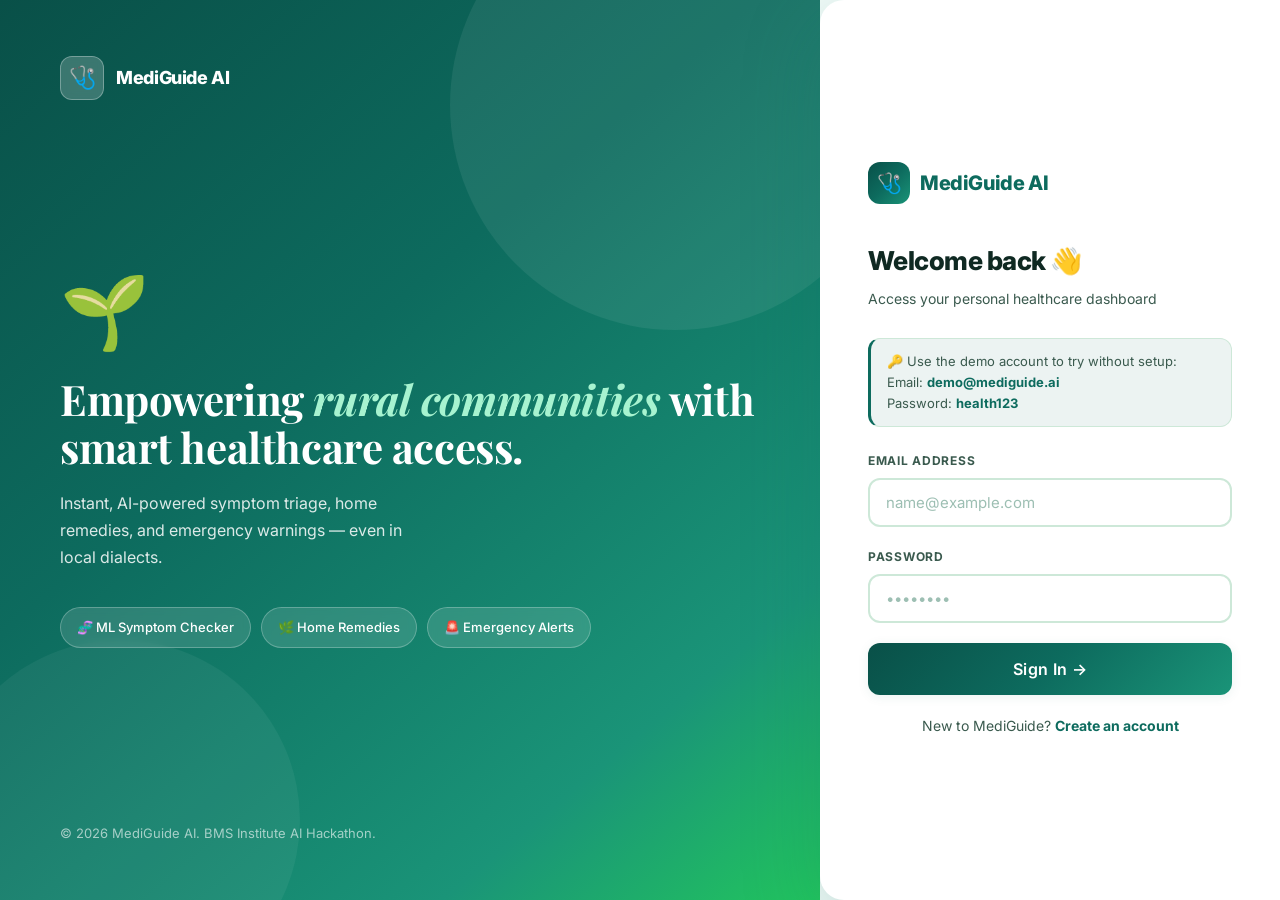
<file: frontend/index.html>
<!DOCTYPE html>
<html lang="en">
<head>
  <meta charset="UTF-8">
  <meta name="viewport" content="width=device-width, initial-scale=1.0">

  <!-- ── SEO Meta Tags ── -->
  <title>MediGuide AI — Rural Healthcare Triage &amp; Remedy Companion</title>
  <meta name="description" content="MediGuide AI provides instant AI-powered symptom triage, home remedies, and emergency warnings for rural communities in India. ML-backed, multilingual health companion.">
  <meta name="keywords" content="rural health, AI doctor, symptom checker, home remedies, India healthcare, triage, emergency alerts">
  <meta name="author" content="MediGuide AI — BMS Institute AI Hackathon 2026">
  <meta name="robots" content="index, follow">

  <!-- ── Open Graph ── -->
  <meta property="og:title" content="MediGuide AI — Smart Rural Healthcare">
  <meta property="og:description" content="AI-powered symptom checker and triage companion for rural India.">
  <meta property="og:type" content="website">

  <!-- ── Google Fonts: Inter + Playfair Display ── -->
  <link rel="preconnect" href="https://fonts.googleapis.com">
  <link rel="preconnect" href="https://fonts.gstatic.com" crossorigin>
  <link href="https://fonts.googleapis.com/css2?family=Inter:wght@300;400;500;600;700;800&family=Playfair+Display:ital,wght@0,600;0,700;1,600&display=swap" rel="stylesheet">

  <!-- ── Modular CSS (order matters) ── -->
  <link rel="stylesheet" href="static/css/variables.css">
  <link rel="stylesheet" href="static/css/components.css">
  <link rel="stylesheet" href="static/css/auth.css">
  <link rel="stylesheet" href="static/css/dashboard.css">
  <link rel="stylesheet" href="static/css/chat.css">
  <link rel="stylesheet" href="static/css/panels.css">
  <link rel="stylesheet" href="static/css/print.css">

  
</head>
<body>

  <!-- ══════════════ AUTHENTICATION SCREEN ══════════════ -->
  <div id="loginScreen" class="screen active">
    <!-- Left Hero Column -->
    <div class="login-hero">
      <div class="hero-logo">
        <div class="hero-logo-icon">🩺</div>
        <span>MediGuide AI</span>
      </div>
      <div class="hero-main">
        <div class="hero-icon-big animate-bounce">🌱</div>
        <h1 class="hero-headline">Empowering <em>rural communities</em> with smart healthcare access.</h1>
        <p class="hero-subtext">Instant, AI-powered symptom triage, home remedies, and emergency warnings — even in local dialects.</p>
        <div class="hero-badges">
          <div class="hero-badge">🧬 ML Symptom Checker</div>
          <div class="hero-badge">🌿 Home Remedies</div>
          <div class="hero-badge">🚨 Emergency Alerts</div>
        </div>
      </div>
      <div class="hero-footer">
        © 2026 MediGuide AI. BMS Institute AI Hackathon.
      </div>
    </div>

    <!-- Right Form Column -->
    <div class="login-form-col">
      <div class="form-logo">
        <div class="form-logo-icon">🩺</div>
        <div class="form-logo-text">MediGuide AI</div>
      </div>

      <!-- SIGN IN FORM -->
      <div id="loginForm" class="animate-fadein">
        <h2 class="form-title">Welcome back 👋</h2>
        <p class="form-subtitle">Access your personal healthcare dashboard</p>

        <div class="demo-hint">
          🔑 Use the demo account to try without setup:<br>
          Email: <strong>demo@mediguide.ai</strong><br>
          Password: <strong>health123</strong>
        </div>

        <div id="loginError" class="auth-error hidden">❌ Invalid email or password. Please try again.</div>

        <div class="form-group">
          <label class="form-label" for="loginEmail">Email Address</label>
          <input type="email" id="loginEmail" class="form-input" placeholder="name@example.com" autocomplete="email">
        </div>
        <div class="form-group">
          <label class="form-label" for="loginPass">Password</label>
          <input type="password" id="loginPass" class="form-input" placeholder="••••••••" autocomplete="current-password">
        </div>
        <button class="btn btn-primary btn-full btn-lg" id="loginBtn" onclick="doLogin()">Sign In &rarr;</button>
        <p class="auth-switch">New to MediGuide? <a onclick="showRegister()">Create an account</a></p>
      </div>

      <!-- REGISTER FORM -->
      <div id="registerForm" class="hidden animate-fadein">
        <h2 class="form-title">Create Account 🌱</h2>
        <p class="form-subtitle">Register to save your medical checks and reports</p>

        <div id="registerError" class="auth-error hidden">❌ Registration failed. Please check your inputs.</div>
        <div id="registerSuccess" class="auth-success hidden">✅ Registration successful! Signing you in...</div>

        <div class="form-group">
          <label class="form-label" for="regName">Full Name</label>
          <input type="text" id="regName" class="form-input" placeholder="Enter your full name" autocomplete="name">
        </div>
        <div class="form-group">
          <label class="form-label" for="regAge">Age</label>
          <input type="number" id="regAge" class="form-input" placeholder="e.g. 28" min="1" max="120">
        </div>
        <div class="form-group">
          <label class="form-label" for="regEmail">Email Address</label>
          <input type="email" id="regEmail" class="form-input" placeholder="name@example.com" autocomplete="email">
        </div>
        <div class="form-group">
          <label class="form-label" for="regPass">Password</label>
          <input type="password" id="regPass" class="form-input" placeholder="Minimum 6 characters" autocomplete="new-password">
        </div>
        <button class="btn btn-primary btn-full btn-lg" id="registerBtn" onclick="doRegister()">Create Account &rarr;</button>
        <p class="auth-switch">Already registered? <a onclick="showLogin()">Sign in instead</a></p>
      </div>
    </div>
  </div>


  <!-- ══════════════ DASHBOARD INTERFACE ══════════════ -->
  <div id="dashScreen" class="screen">

    <!-- Topbar Navigation -->
    <header class="topbar">
      <div class="topbar-logo" onclick="showTab('homePanel')">
        <div class="topbar-logo-icon">🩺</div>
        <span class="topbar-logo-text">MediGuide AI</span>
      </div>

      <nav class="topbar-nav" role="navigation" aria-label="Main navigation">
        <button class="nav-btn active"  data-panel="homePanel">🏠 Home</button>
        <button class="nav-btn" data-panel="chatPanel">💬 AI Doctor</button>
        <button class="nav-btn" data-panel="remediesPanel">🌿 Remedies</button>
        <button class="nav-btn" data-panel="emergencyPanel">🚨 Emergency</button>
        <button class="nav-btn" data-panel="bodymapPanel">🫀 Body Map</button>
        <button class="nav-btn" data-panel="bmiPanel">⚖️ BMI</button>
        <button class="nav-btn" data-panel="reportPanel">📋 Report</button>
        <button class="nav-btn" data-panel="tipsPanel">💡 Tips</button>
        <button class="nav-btn" data-panel="feedbackPanel">⭐ Feedback</button>
        <button class="nav-btn" data-panel="profilePanel">👤 Profile</button>
      </nav>

      <div class="topbar-right">
        <div class="user-chip" onclick="showTab('profilePanel')">
          <div class="user-avatar" id="topUserAvatar">U</div>
          <span class="user-chip-name" id="topUserName">Guest</span>
        </div>
        <button class="logout-btn" onclick="doLogout()">Sign Out</button>
      </div>
    </header>

    <!-- Main Content Area -->
    <main class="dash-content">

      <!-- 1. HOME PANEL -->
      <div id="homePanel" class="tab-panel active">
        <div class="home-hero-banner">
          <div class="hero-text-col">
            <h2 class="hero-title">Namaste, <span id="welcomeName">Friend</span>! 😊</h2>
            <p class="hero-subtitle">Check symptoms safely with AI, discover natural home remedies, and access urgent care support.</p>
          </div>
          <div class="hero-cta-col">
            <button class="hero-check-btn" onclick="showTab('chatPanel')">
              🩺 Start Symptom Check &rarr;
            </button>
          </div>
        </div>

        <!-- Health Alert Ticker -->
        <div class="ticker-wrap" style="margin-bottom: 28px;">
          <div class="ticker-inner" id="tickerInner"></div>
        </div>

        <!-- Stats Grid -->
        <div class="stats-grid">
          <div class="stat-card">
            <div class="stat-icon">🏥</div>
            <div class="stat-value" id="statChecks">0</div>
            <div class="stat-label">Symptom Checks Done</div>
          </div>
          <div class="stat-card">
            <div class="stat-icon">🩺</div>
            <div class="stat-value" id="statBackend">—</div>
            <div class="stat-label">ML Server Connection</div>
          </div>
          <div class="stat-card">
            <div class="stat-icon">🛡️</div>
            <div class="stat-value" id="statStatus">Good</div>
            <div class="stat-label">Latest Triage Level</div>
          </div>
          <div class="stat-card">
            <div class="stat-icon">⚡</div>
            <div class="stat-value" id="statRisk">Low</div>
            <div class="stat-label">Latest Risk Assessment</div>
          </div>
        </div>

        <!-- Common Conditions -->
        <div class="section-title">🫁 Common Rural Conditions — Tap to Check</div>
        <div class="conditions-grid">
          <div class="condition-card" onclick="startSymptomChat('I have fever, shivering, and body pain')">
            <div class="cond-icon">🤒</div>
            <div class="cond-name">Fever / Bukhar</div>
            <span class="cond-badge badge-warn">Check Fever</span>
          </div>
          <div class="condition-card" onclick="startSymptomChat('I have a bad cough, sore throat, and runny nose')">
            <div class="cond-icon">🤧</div>
            <div class="cond-name">Cold &amp; Cough / Khansi</div>
            <span class="cond-badge badge-safe">Check Cold</span>
          </div>
          <div class="condition-card" onclick="startSymptomChat('I have severe chest pain and breathlessness')">
            <div class="cond-icon">💔</div>
            <div class="cond-name">Chest Pain / Emergency</div>
            <span class="cond-badge badge-danger">Immediate Check</span>
          </div>
          <div class="condition-card" onclick="startSymptomChat('I feel dizzy, lightheaded, and weak')">
            <div class="cond-icon">😵</div>
            <div class="cond-name">Dizziness / Chakkar</div>
            <span class="cond-badge badge-safe">Check Balance</span>
          </div>
          <div class="condition-card" onclick="startSymptomChat('I have stomach pain, vomiting, and diarrhoea')">
            <div class="cond-icon">🤢</div>
            <div class="cond-name">Stomach Ache / Vomit</div>
            <span class="cond-badge badge-warn">Check Stomach</span>
          </div>
          <div class="condition-card" onclick="startSymptomChat('I have an itchy red skin rash')">
            <div class="cond-icon">🔴</div>
            <div class="cond-name">Skin Rash / Khujli</div>
            <span class="cond-badge badge-safe">Check Skin</span>
          </div>
          <div class="condition-card" onclick="startSymptomChat('I have pain in my back and muscle stiffness')">
            <div class="cond-icon">🦴</div>
            <div class="cond-name">Back Pain / Dard</div>
            <span class="cond-badge badge-safe">Check Joints</span>
          </div>
          <div class="condition-card" onclick="startSymptomChat('I have joint pain and swelling in my knees')">
            <div class="cond-icon">🦵</div>
            <div class="cond-name">Swollen Joints</div>
            <span class="cond-badge badge-warn">Check Joints</span>
          </div>
        </div>

        <!-- Recent Activity Feed -->
        <div class="section-title">🕒 Your Health Timeline</div>
        <div class="activity-card">
          <div class="activity-header">
            <span>Recent Symptom Check History</span>
            <button class="btn btn-ghost btn-sm" onclick="showTab('reportPanel')">View Report</button>
          </div>
          <div id="activityList">
            <div class="activity-item">
              <div class="activity-dot dot-safe">💚</div>
              <div class="activity-info">
                <div class="activity-title">No checks yet</div>
                <div class="activity-sub">Start a symptom check to see history here</div>
              </div>
            </div>
          </div>
        </div>
      </div>

      <!-- 2. AI DOCTOR (CHAT) PANEL -->
      <div id="chatPanel" class="tab-panel">
        <div class="chat-layout">
          <!-- Quick Symptoms Sidebar -->
          <div class="chat-sidebar">
            <div class="sidebar-section-title">Quick Symptoms</div>
            <div class="quick-symptoms">
              <button class="qs-btn" onclick="quickSend('I have fever, chills, and body pain')">🤒 Fever / Bukhar / ಜ್ವರ</button>
              <button class="qs-btn" onclick="quickSend('I have dry cough and throat irritation')">🤧 Dry Cough / Khansi / ಕೆಮ್ಮು</button>
              <button class="qs-btn" onclick="quickSend('I have chest pain radiating to my arm')">💔 Chest Pain / ಎದೆ ನೋವು</button>
              <button class="qs-btn" onclick="quickSend('I have severe headache and blurred vision')">🤕 Headache / Sir Dard / ತಲೆನೋವು</button>
              <button class="qs-btn" onclick="quickSend('I have stomach pain and diarrhoea')">🤢 Stomach / Pet Dard / ಹೊಟ್ಟೆನೋವು</button>
              <button class="qs-btn" onclick="quickSend('I have skin rash and severe itching')">🔴 Rash / Khujli / ತುರಿಕೆ</button>
              <button class="qs-btn" onclick="quickSend('I have difficulty breathing')">😮‍💨 Breathlessness / ಉಸಿರಾಟ</button>
              <button class="qs-btn" onclick="quickSend('I feel dizzy and weak')">😵 Dizziness / Chakkar / ತಲೆ ತಿರುಗು</button>
              <button class="qs-btn" onclick="quickSend('I have back pain and stiffness')">🦴 Back Pain / ಬೆನ್ನು ನೋವು</button>
              <button class="qs-btn" onclick="quickSend('I have sore throat and pain swallowing')">🤒 Sore Throat / ಗಂಟಲು ನೋವು</button>
            </div>

            <div class="triage-legend">
              <div class="sidebar-section-title">Triage Levels</div>
              <div class="legend-item">
                <div class="legend-dot" style="background: var(--safe);"></div>
                <span>Home Care (Rest &amp; Monitor)</span>
              </div>
              <div class="legend-item">
                <div class="legend-dot" style="background: var(--warn);"></div>
                <span>Clinic Visit (See a doctor)</span>
              </div>
              <div class="legend-item">
                <div class="legend-dot" style="background: var(--danger);"></div>
                <span>Emergency (Call 108!)</span>
              </div>
            </div>
          </div>

          <!-- Chat Window -->
          <div class="chat-main">
            <div class="chat-messages" id="chatMessages" role="log" aria-live="polite"></div>
            <div class="chat-input-area">
              <div class="chat-input-row">
                <textarea id="chatInput" class="chat-textarea" rows="1"
                  placeholder="Type your symptoms here... (e.g. I have fever and headache since 2 days)"
                  aria-label="Describe your symptoms"></textarea>
                <button class="send-btn" id="sendBtn" onclick="sendMessage()" aria-label="Send message">➤</button>
              </div>
              <div class="input-hint">
                💡 Type symptoms in English, Hindi or Kannada. Example: <em>"Mujhe bukhar hai" / "Nanage jwara ide" / "I have fever"</em>. Emergency? Call <strong>108</strong>.
              </div>
            </div>
          </div>
        </div>
      </div>

      <!-- 3. HOME REMEDIES PANEL -->
      <div id="remediesPanel" class="tab-panel">
        <div class="section-title">🌿 Natural Indian Home Remedies &amp; First-Aid</div>
        <p style="font-size:14px;color:var(--text2);margin-bottom:24px;">Discover safe, verified herbal and kitchen remedies for common health issues.</p>

        <div class="remedies-filter-bar">
          <button class="filter-chip active" data-cat="all"         onclick="filterRemedies('all')">🌿 Show All</button>
          <button class="filter-chip"        data-cat="fever"       onclick="filterRemedies('fever')">🌡️ Fever</button>
          <button class="filter-chip"        data-cat="pain"        onclick="filterRemedies('pain')">🤕 Pain Relief</button>
          <button class="filter-chip"        data-cat="respiratory" onclick="filterRemedies('respiratory')">😮‍💨 Respiratory</button>
          <button class="filter-chip"        data-cat="stomach"     onclick="filterRemedies('stomach')">🤢 Stomach &amp; Gut</button>
          <button class="filter-chip"        data-cat="skin"        onclick="filterRemedies('skin')">🔴 Skin &amp; Rash</button>
        </div>
        <div class="remedies-grid" id="remediesGrid"></div>
      </div>

      <!-- 4. EMERGENCY & ALERTS PANEL -->
      <div id="emergencyPanel" class="tab-panel">
        <div class="emergency-panel-hero">
          <h2 class="ep-hero-title">🚨 Emergency Medical Support</h2>
          <p class="ep-hero-sub">Immediate help options. If you or someone nearby is severely injured or has severe chest pain, call emergency services immediately.</p>
        </div>

        <div class="section-title">📞 Quick Dial Numbers</div>
        <div class="emergency-contacts-grid">
          <a class="emergency-contact-card" onclick="callEmergency('108')">
            <div class="ec-icon">🚑</div>
            <div class="ec-number">108</div>
            <div class="ec-label">Free Ambulance</div>
            <div class="ec-desc">All India Government Emergency</div>
          </a>
          <a class="emergency-contact-card" onclick="callEmergency('104')">
            <div class="ec-icon">🏥</div>
            <div class="ec-number">104</div>
            <div class="ec-label">Health Helpline</div>
            <div class="ec-desc">Medical Advice / Local Support</div>
          </a>
          <a class="emergency-contact-card" onclick="callEmergency('1097')">
            <div class="ec-icon">🩸</div>
            <div class="ec-number">1097</div>
            <div class="ec-label">Blood Bank Helpline</div>
            <div class="ec-desc">Find Blood Stock In Karnataka</div>
          </a>
          <a class="emergency-contact-card" onclick="findNearestPHC()">
            <div class="ec-icon">📍</div>
            <div class="ec-number">PHC</div>
            <div class="ec-label">Nearest Clinic</div>
            <div class="ec-desc">Locate on Google Maps</div>
          </a>
        </div>

        <!-- Blood Alert Section -->
        <div class="blood-alert-section">
          <div>
            <h3 class="blood-alert-title">🩸 Need Blood in an Emergency?</h3>
            <p class="blood-alert-desc">In critical situations, trigger a manual alert. This notifies the rural blood bank coordinator with your patient details.</p>
          </div>
          <div>
            <button class="manual-alert-btn" id="manualAlertBtn" onclick="triggerManualBloodAlert()">
              🩸 Send Blood Alert
            </button>
          </div>
        </div>

        <!-- First Aid Tips -->
        <div class="section-title">💡 Essential First-Aid Guides</div>
        <div class="emergency-tips-grid">
          <div class="etip-card">
            <div class="etip-icon">🥵</div>
            <div>
              <div class="etip-title">Heat Stroke / Dehydration</div>
              <div class="etip-desc">Move the person to a cool area. Give ORS or salt-sugar water. Apply cool water to their skin. Do not give aspirin or fever medication.</div>
            </div>
          </div>
          <div class="etip-card">
            <div class="etip-icon">🐍</div>
            <div>
              <div class="etip-title">Snake Bite First Aid</div>
              <div class="etip-desc">Keep the bitten limb still and below heart level. Wash with soap/water. Do NOT cut, suck poison, or apply ice. Rush to closest PHC for Anti-Snake Venom (ASV).</div>
            </div>
          </div>
          <div class="etip-card">
            <div class="etip-icon">🔥</div>
            <div>
              <div class="etip-title">Burns / Scalds</div>
              <div class="etip-desc">Run cool (not cold) clean water over the burn for 10–15 minutes. Cover loosely with a clean cloth. Do not apply toothpaste, ghee, or butter.</div>
            </div>
          </div>
          <div class="etip-card">
            <div class="etip-icon">💔</div>
            <div>
              <div class="etip-title">Heart Attack Signs</div>
              <div class="etip-desc">Crushing chest pain, sweating, shortness of breath, pain in left arm or jaw. Call 108. Keep patient calm, sitting up. Chew a 325mg aspirin if available.</div>
            </div>
          </div>
        </div>

        <!-- Blood Donation CTA -->
        <div class="blood-donate-card">
          <div class="bd-text">
            <h3>🌱 Save Lives — Register as a Blood Donor</h3>
            <p>Help rural clinics secure emergency blood supplies. Register on the Karnataka State Blood Services portal.</p>
          </div>
          <button class="btn btn-outline-white" onclick="openDonorRegistration()">Register Now &rarr;</button>
        </div>
      </div>

      <!-- 5. BODY MAP PANEL -->
      <div id="bodymapPanel" class="tab-panel">
        <div class="section-title">🫀 Interactive Symptom Body Map</div>
        <p style="font-size:14px;color:var(--text2);margin-bottom:28px;">Can't describe your symptoms? Click on the body part that hurts or feels uncomfortable.</p>

        <div class="bodymap-layout">
          <div class="body-figure-wrap">
            <div class="body-figure-title">👆 Click a Hotspot</div>
            <div class="body-svg-wrap">
              <svg viewBox="0 0 180 420" xmlns="http://www.w3.org/2000/svg" role="img" aria-label="Interactive body map">
                <ellipse cx="90" cy="38" rx="26" ry="30" class="hotspot" data-region="head"/>
                <rect x="80" y="66" width="20" height="16" rx="4" fill="#dcfce7" stroke="#a8d5be" stroke-width="1.5"/>
                <path d="M50 82 Q40 90 38 140 L38 220 Q38 228 46 228 L134 228 Q142 228 142 220 L142 140 Q140 90 130 82 Z" fill="#ffffff" stroke="#cde8d8" stroke-width="1.5"/>
                <rect x="52" y="90"  width="76" height="65" rx="8" class="hotspot" data-region="chest"/>
                <rect x="56" y="160" width="68" height="60" rx="8" class="hotspot" data-region="abdomen"/>
                <path d="M50 88 Q30 100 26 150 Q24 170 30 180 Q36 188 40 180 Q44 170 46 150" class="hotspot" data-region="leftarm"/>
                <path d="M130 88 Q150 100 154 150 Q156 170 150 180 Q144 188 140 180 Q136 170 134 150" class="hotspot" data-region="rightarm"/>
                <path d="M50 228 Q46 280 46 320 L68 396 L82 380 Q86 360 84 320" class="hotspot" data-region="legs"/>
                <path d="M130 228 Q134 280 134 320 L112 396 L98 380 Q94 360 96 320" class="hotspot" data-region="legs"/>
                <circle cx="155" cy="50" r="14" class="hotspot" data-region="skin"/>
                <text x="155" y="53" text-anchor="middle" font-size="8" fill="var(--primary)" font-weight="700">🔴 SKIN</text>
                <text x="90" y="42"  text-anchor="middle" font-size="9" fill="var(--primary-dark)" font-weight="700">HEAD</text>
                <text x="90" y="125" text-anchor="middle" font-size="9" fill="var(--primary-dark)" font-weight="700">CHEST</text>
                <text x="90" y="195" text-anchor="middle" font-size="9" fill="var(--primary-dark)" font-weight="700">ABDOMEN</text>
              </svg>
            </div>
            <div class="body-legend">
              <span><i style="background: var(--primary-pale); border: 1.5px solid var(--border)"></i> Target Zone</span>
              <span><i style="background: var(--primary-glow); border: 2px solid var(--primary)"></i> Selected</span>
            </div>
          </div>

          <div class="bodymap-panel-right" id="regionPanel">
            <div class="region-placeholder">
              <div class="ph-icon">🧑‍⚕️</div>
              <p>Please tap any body region on the left figure to select symptoms.</p>
            </div>
          </div>
        </div>
      </div>

      <!-- 6. BMI CALCULATOR PANEL -->
      <div id="bmiPanel" class="tab-panel">
        <div class="section-title">⚖️ BMI Calculator &amp; Health Risk Adjuster</div>
        <p style="font-size:14px;color:var(--text2);margin-bottom:28px;">Your Body Mass Index (BMI) helps adjust the symptom checker risk metrics.</p>

        <div class="bmi-layout">
          <div class="card card-body">
            <div class="bmi-title">📏 Enter Body Metrics</div>

            <div class="slider-group">
              <div class="slider-label-row">
                <span class="slider-label">Age</span>
                <div>
                  <button class="btn btn-ghost btn-sm" id="ageDec" style="padding:4px 10px;">−</button>
                  <span class="slider-val-display" id="ageDisplay">25</span>
                  <button class="btn btn-ghost btn-sm" id="ageInc" style="padding:4px 10px;">+</button>
                  <span class="slider-unit">years</span>
                </div>
              </div>
              <input type="range" id="ageSlider" min="1" max="100" value="25"
                oninput="document.getElementById('ageDisplay').textContent=this.value; calcBMI();">
            </div>

            <div class="slider-group">
              <div class="slider-label-row">
                <span class="slider-label">Height</span>
                <div>
                  <span class="slider-val-display" id="heightVal">165</span>
                  <span class="slider-unit">cm</span>
                </div>
              </div>
              <input type="range" id="heightSlider" min="100" max="220" value="165">
            </div>

            <div class="slider-group">
              <div class="slider-label-row">
                <span class="slider-label">Weight</span>
                <div>
                  <span class="slider-val-display" id="weightVal">65</span>
                  <span class="slider-unit">kg</span>
                </div>
              </div>
              <input type="range" id="weightSlider" min="20" max="200" value="65">
            </div>

            <div class="bmi-result-card bmi-normal" id="bmiResultCard">
              <div class="bmi-number" id="bmiNumber">23.9</div>
              <div class="bmi-category" id="bmiCategory">Normal Weight</div>
              <div class="bmi-desc" id="bmiDesc">Healthy BMI range for your body.</div>
            </div>

            <div class="risk-meter" style="margin-top:20px">
              <div class="risk-meter-label">
                <span>Triage Penalty Score</span>
                <span id="rptSevScore">+0 risk points</span>
              </div>
              <div class="risk-bar">
                <div class="risk-fill low" id="sevThumb" style="width:20%"></div>
              </div>
            </div>

            <button class="btn btn-primary btn-full btn-lg" style="margin-top:24px;" onclick="chatWithBMI()">
              💬 Query AI Doctor with BMI Data &rarr;
            </button>
          </div>

          <div class="card card-body">
            <div class="bmi-title">📊 BMI Health Categories Reference</div>
            <table class="bmi-table" id="bmiTable">
              <thead>
                <tr><th>BMI Range</th><th>Category</th><th>Health Risk Level</th></tr>
              </thead>
              <tbody>
                <tr id="row_underweight"><td>&lt; 18.5</td><td>Underweight</td><td>🟡 Moderate Risk</td></tr>
                <tr id="row_normal" class="active-row"><td>18.5 – 24.9</td><td>Normal Weight</td><td>🟢 Low Risk</td></tr>
                <tr id="row_overweight"><td>25.0 – 29.9</td><td>Overweight</td><td>🟡 Moderate Risk</td></tr>
                <tr id="row_obese"><td>&ge; 30.0</td><td>Obese</td><td>🔴 High Risk</td></tr>
              </tbody>
            </table>
            <div class="divider"></div>
            <div class="bmi-title" style="font-size:15px;">🎯 Personal Health Insight</div>
            <p id="bmiPersonalInsight" style="font-size:13px;color:var(--text2);line-height:1.7;">
              Use the calculators above to adjust your metrics. Normal weight is associated with lower risks of heart disease, diabetes, and joint problems.
            </p>
          </div>
        </div>
      </div>

      <!-- 7. HEALTH REPORT PANEL -->
      <div id="reportPanel" class="tab-panel">
        <div class="section-title">📋 Medical Triage Report Card</div>

        <div class="report-controls">
          <button class="btn btn-primary" onclick="printReport()">🖨️ Print / Download PDF Report</button>
          <button class="btn btn-ghost"   onclick="refreshReport()">🔄 Refresh Data</button>
        </div>

        <div class="report-preview" id="reportPrintArea">
          <div class="report-header">
            <div class="report-logo">
              <div class="report-logo-icon">🩺</div>
              <div>
                <h2 class="report-logo-title">MediGuide AI Health Sheet</h2>
                <div class="report-logo-sub">Rural Medical Triage &amp; Clinical Check-sheet</div>
              </div>
            </div>
            <div class="report-meta">
              <div>Date: <strong id="rptDate">—</strong></div>
              <div>Report ID: <strong id="rptId">MG-10294X</strong></div>
            </div>
          </div>

          <div class="report-disclaimer">
            ⚠️ <strong>Disclaimer:</strong> This is a computer-generated triage sheet based on self-reported symptoms. It is NOT a professional medical diagnosis. Present this to your doctor.
          </div>

          <div class="report-section">
            <div class="report-section-title">Patient Profile</div>
            <div class="report-patient-grid">
              <div class="report-field">
                <span class="report-field-label">Full Name</span>
                <div class="report-field-val" id="rptName">Demo Patient</div>
              </div>
              <div class="report-field">
                <span class="report-field-label">Patient Email</span>
                <div class="report-field-val" id="rptEmail">demo@mediguide.ai</div>
              </div>
              <div class="report-field">
                <span class="report-field-label">Age</span>
                <div class="report-field-val" id="rptAge">28 years</div>
              </div>
            </div>
          </div>

          <div class="report-section">
            <div class="report-section-title">Physical Metrics Summary</div>
            <div class="report-patient-grid">
              <div class="report-field">
                <span class="report-field-label">Body Mass Index (BMI)</span>
                <div class="report-field-val" id="rptBMI">23.9</div>
              </div>
              <div class="report-field">
                <span class="report-field-label">BMI Category</span>
                <div class="report-field-val" id="rptBMICat">Normal Weight</div>
              </div>
              <div class="report-field">
                <span class="report-field-label">Estimated Heart Rate</span>
                <div class="report-field-val" id="rptHR">72 bpm (est.)</div>
              </div>
            </div>
          </div>

          <div class="report-section">
            <div class="report-section-title">Symptom History &amp; Triage Log</div>
            <table class="report-history-table">
              <thead>
                <tr><th>Date</th><th>Symptoms Reported</th><th>Care Level</th><th>Risk Score</th></tr>
              </thead>
              <tbody id="reportHistoryBody">
                <tr>
                  <td colspan="4" style="text-align:center;padding:18px;color:var(--text3)">No health checks found.</td>
                </tr>
              </tbody>
            </table>
          </div>

          <footer class="report-footer">
            MediGuide AI Rural Triage Assistant · Verified by Hackathon Panel 2026<br>
            Emergency Ambulance: <strong>108</strong> · Blood Coordinator: <strong>1097</strong> · Prepared on <span id="rptFooterDate">—</span>
          </footer>
        </div>
      </div>

      <!-- 8. HEALTH TIPS PANEL -->
      <div id="tipsPanel" class="tab-panel">
        <div class="section-title">💡 Health Guides &amp; Wellness Tips</div>
        <p style="font-size:14px;color:var(--text2);margin-bottom:28px;">Small daily habits lead to long-term wellness.</p>

        <div class="tips-filter-tabs" style="margin-bottom:24px;">
          <button class="filter-chip active" data-tipcat="all"       onclick="filterTips('all')">Show All</button>
          <button class="filter-chip"        data-tipcat="nutrition" onclick="filterTips('nutrition')">🥗 Nutrition</button>
          <button class="filter-chip"        data-tipcat="hygiene"   onclick="filterTips('hygiene')">🧼 Hygiene</button>
          <button class="filter-chip"        data-tipcat="habits"    onclick="filterTips('habits')">🛌 Habits</button>
        </div>

        <div class="tips-grid">
          <div class="tip-card" data-cat="nutrition">
            <div class="tip-img" style="background:#e8f5ef">🥗</div>
            <div class="tip-body">
              <div class="tip-cat">Nutrition</div>
              <h3 class="tip-title">Balanced Plate Diet</h3>
              <p class="tip-text">Ensure your daily meals contain rice/roti, lentils (dal), vegetables, and milk/curd. Balanced protein prevents fatigue and joint pains.</p>
            </div>
          </div>
          <div class="tip-card" data-cat="nutrition">
            <div class="tip-img" style="background:#e8f5ef">💧</div>
            <div class="tip-body">
              <div class="tip-cat">Hydration</div>
              <h3 class="tip-title">Daily Hydration Check</h3>
              <p class="tip-text">Drink 8–10 glasses (2.5L) of water daily. Clean, filtered water prevents stomach infections, kidney stones, and constant headaches.</p>
            </div>
          </div>
          <div class="tip-card" data-cat="hygiene">
            <div class="tip-img" style="background:#e0f2fe">🧼</div>
            <div class="tip-body">
              <div class="tip-cat">Hygiene</div>
              <h3 class="tip-title">20-Second Handwashing</h3>
              <p class="tip-text">Wash hands with soap before cooking, eating, and after toilets. This simple action cuts stomach infections and diarrhoea by 50%.</p>
            </div>
          </div>
          <div class="tip-card" data-cat="habits">
            <div class="tip-img" style="background:#fee2e2">🛌</div>
            <div class="tip-body">
              <div class="tip-cat">Habits</div>
              <h3 class="tip-title">Sleep Recovery</h3>
              <p class="tip-text">Sleep 7–8 hours nightly. Good sleep helps the immune system fight virus infections and reduces high blood pressure risks.</p>
            </div>
          </div>
          <div class="tip-card" data-cat="hygiene">
            <div class="tip-img" style="background:#e0f2fe">🦟</div>
            <div class="tip-body">
              <div class="tip-cat">Disease Prevention</div>
              <h3 class="tip-title">Prevent Standing Water</h3>
              <p class="tip-text">Ensure no water accumulates in coolers or pots. Clear standing water weekly to prevent dengue and malaria mosquitoes.</p>
            </div>
          </div>
          <div class="tip-card" data-cat="habits">
            <div class="tip-img" style="background:#fdf2f8">🧘</div>
            <div class="tip-body">
              <div class="tip-cat">Habits</div>
              <h3 class="tip-title">Moderate Active Walk</h3>
              <p class="tip-text">Walk briskly for 30 minutes daily. Walking increases cardiorespiratory efficiency and decreases type-2 diabetes risk factors.</p>
            </div>
          </div>
        </div>
      </div>

      <!-- 9. FEEDBACK PANEL -->
      <div id="feedbackPanel" class="tab-panel">
        <div class="section-title">⭐ Help Us Improve MediGuide AI</div>

        <div class="feedback-wrap">
          <div class="feedback-card" id="feedbackFormDiv">
            <div class="rating-stars" id="ratingStars" role="group" aria-label="Rate your experience">
              <span class="star" onclick="setRating(1)" role="button" aria-label="1 star">☆</span>
              <span class="star" onclick="setRating(2)" role="button" aria-label="2 stars">☆</span>
              <span class="star" onclick="setRating(3)" role="button" aria-label="3 stars">☆</span>
              <span class="star" onclick="setRating(4)" role="button" aria-label="4 stars">☆</span>
              <span class="star" onclick="setRating(5)" role="button" aria-label="5 stars">☆</span>
            </div>

            <div class="form-group">
              <label class="form-label" for="fbLike">What did you like about the app?</label>
              <textarea id="fbLike" class="form-input" placeholder="Explain what worked well (e.g. Chatbot, remedies...)"></textarea>
            </div>
            <div class="form-group">
              <label class="form-label" for="fbImprove">How can we improve it for rural users?</label>
              <textarea id="fbImprove" class="form-input" placeholder="Suggestions (e.g. Voice input, dialects...)"></textarea>
            </div>
            <div class="form-group">
              <label class="form-label" for="fbRecommend">Would you recommend this to a family member?</label>
              <select id="fbRecommend" class="form-input">
                <option value="Yes">Yes, definitely!</option>
                <option value="Maybe">Maybe</option>
                <option value="No">No</option>
              </select>
            </div>

            <button class="btn btn-primary btn-full btn-lg" id="feedbackBtn" onclick="submitFeedback()">
              Submit Feedback ✓
            </button>
          </div>

          <div class="feedback-success hidden" id="feedbackSuccess">
            <div class="fb-success-icon">🎉</div>
            <h3 class="fb-success-title">Feedback Submitted</h3>
            <p class="fb-success-msg">Thank you for your valuable response. Your feedback helps us make MediGuide AI better for rural villages.</p>
          </div>
        </div>
      </div>

      <!-- 10. USER PROFILE PANEL -->
      <div id="profilePanel" class="tab-panel">
        <div class="section-title">👤 User Health Profile</div>

        <div class="profile-layout">
          <div class="profile-avatar-card">
            <div class="profile-avatar-big" id="profileAvatar">U</div>
            <h3 class="profile-name" id="profileName">Demo Patient</h3>
            <p class="profile-email" id="profileEmail">demo@mediguide.ai</p>

            <div class="divider"></div>

            <div class="health-score-ring">
              <svg width="120" height="120">
                <circle cx="60" cy="60" r="50" fill="transparent" stroke="var(--border)" stroke-width="8"></circle>
                <circle cx="60" cy="60" r="50" fill="transparent" stroke="var(--primary)" stroke-width="8"
                  stroke-dasharray="314.15" stroke-dashoffset="62.8" stroke-linecap="round"></circle>
              </svg>
              <div class="score-center">
                <span class="score-num">80</span>
                <div class="score-label">Health Index</div>
              </div>
            </div>
            <p style="font-size:13px;color:var(--text2);margin-top:10px">Overall Health Score: <strong>Good</strong> 💚</p>
          </div>

          <div class="profile-info-card">
            <h3 class="section-title" style="font-size:16px">Profile Information</h3>
            <div class="info-row">
              <span class="info-key">Full Name</span>
              <span class="info-val" id="piName">Demo Patient</span>
            </div>
            <div class="info-row">
              <span class="info-key">Registered Age</span>
              <span class="info-val" id="piAge">28 years</span>
            </div>
            <div class="info-row">
              <span class="info-key">Body Mass Index (BMI)</span>
              <span class="info-val" id="piBMI">23.9 (Normal Weight)</span>
            </div>
            <div class="info-row">
              <span class="info-key">Total Checks Completed</span>
              <span class="info-val" id="piChecks">0 checks</span>
            </div>
            <div class="info-row">
              <span class="info-key">Local Health Center</span>
              <span class="info-val">Primary Health Centre (PHC), Hubli</span>
            </div>
            <div class="info-row">
              <span class="info-key">Emergency Support Contact</span>
              <span class="info-val" style="color:var(--danger);font-weight:800">108 (Helpline)</span>
            </div>
          </div>
        </div>
      </div>

    </main>

    <!-- Bottom Emergency Disclaimer -->
    <footer class="disclaimer-bar" role="contentinfo">
      ⚠️ <strong>Disclaimer:</strong> MediGuide AI provides automated preliminary triage recommendations based on self-reported inputs. It does NOT replace professional doctors. If extremely unwell, visit your nearest PHC or call <strong>108</strong> immediately.
    </footer>
  </div>


  <!-- ══════════════ OVERLAYS & MODALS ══════════════ -->

  <!-- Settings Modal -->
  <div id="settingsModal" class="hidden" role="dialog" aria-modal="true" aria-labelledby="settingsTitle">
    <div class="settings-box">
      <h3 class="settings-title" id="settingsTitle">⚙️ MediGuide Configuration</h3>
      <p class="settings-sub">Enter the custom Flask backend URL to test locally or on a remote server.</p>
      <div class="form-group">
        <label class="form-label" for="settingsUrl">Backend Server URL</label>
        <input type="text" id="settingsUrl" class="form-input" placeholder="http://127.0.0.1:5000">
      </div>
      <div class="flex gap-12" style="margin-top:24px;justify-content:flex-end;">
        <button class="btn btn-ghost" onclick="closeSettings()">Cancel</button>
        <button class="btn btn-primary" onclick="saveSettings()">Save &amp; Connect</button>
      </div>
    </div>
  </div>

  <!-- Emergency Overlay -->
  <div id="emergencyOverlay" class="hidden" role="alertdialog" aria-modal="true" aria-labelledby="emergencyTitle">
    <div class="overlay-box">
      <div class="overlay-icon">🚨</div>
      <h2 class="overlay-title" id="emergencyTitle">CRITICAL EMERGENCY DETECTED</h2>
      <p class="overlay-msg">Our triage model indicates potential high-risk symptoms. Please stay calm. Do not attempt to walk or drive alone.</p>
      <div class="overlay-actions">
        <a class="btn btn-danger btn-lg" href="tel:108">📞 Call 108 Ambulance Now</a>
        <button class="btn btn-ghost btn-lg" onclick="dismissEmergencyOverlay()">Dismiss Alert</button>
      </div>
    </div>
  </div>

  <!-- Blood Bank Alert Banner -->
  <div id="bloodBankBanner" class="hidden" role="alert">
    <span class="bb-title">🩸 EMERGENCY BLOOD ALERT TRIGGERED</span>
    <span class="bb-info" id="bbAlertInfo">Connecting to rural bank... Coordinator notified.</span>
    <div class="bb-actions">
      <a class="bb-call" href="tel:1097">📞 Call 1097</a>
      <button class="bb-dismiss" id="dismissBanner">Dismiss</button>
    </div>
  </div>

  <!-- ── Global Toast Container ── -->
  <div id="toastContainer"></div>

  <!-- ── Modular JavaScript (load order: config → auth → features → app) ── -->
  <script src="static/js/config.js"></script>
  <script src="static/js/auth.js"></script>
  <script src="static/js/chat.js"></script>
  <script src="static/js/bmi.js"></script>
  <script src="static/js/bodymap.js"></script>
  <script src="static/js/remedies.js"></script>
  <script src="static/js/emergency.js"></script>
  <script src="static/js/report.js"></script>
  <script src="static/js/app.js"></script>

  
</body>
</html>
</file>
<file: frontend/static/css/variables.css>
/* ════════════════════════════════════════════════════════════
   MEDIGUIDE AI v3.0 — Design System Tokens
   variables.css
════════════════════════════════════════════════════════════ */

:root {
  /* ── Brand Palette ── */
  --primary:       #0d6b5e;
  --primary-light: #1a9478;
  --primary-dark:  #095048;
  --primary-pale:  rgba(13, 107, 94, 0.08);
  --primary-glow:  rgba(13, 107, 94, 0.18);

  --accent:        #ff5a36;
  --accent-light:  #ff7d60;
  --accent-dark:   #d94020;

  /* ── Semantic Colors ── */
  --safe:          #15803d;
  --safe-light:    #22c55e;
  --safe-bg:       #dcfce7;
  --safe-border:   #bbf7d0;

  --warn:          #b45309;
  --warn-light:    #f59e0b;
  --warn-bg:       #fef3c7;
  --warn-border:   #fde68a;

  --danger:        #dc2626;
  --danger-light:  #ef4444;
  --danger-bg:     #fee2e2;
  --danger-border: #fecaca;

  --blood:         #991b1b;

  /* ── Surfaces & Neutrals ── */
  --bg:            #f0faf7;
  --bg2:           #e4f3ec;
  --surface:       #ffffff;
  --surface2:      #f5fbf8;
  --border:        #cde8d8;
  --border-strong: #a8d5be;

  --text:          #0f2922;
  --text2:         #3a5a4e;
  --text3:         #72a090;
  --text-muted:    #9dbfb3;

  /* ── Shadows ── */
  --shadow-xs:   0 1px 4px rgba(13,107,94,0.06);
  --shadow-sm:   0 2px 12px rgba(13,107,94,0.08);
  --shadow:      0 4px 24px rgba(13,107,94,0.13);
  --shadow-lg:   0 12px 48px rgba(13,107,94,0.18);
  --shadow-xl:   0 24px 80px rgba(13,107,94,0.22);
  --shadow-red:  0 4px 20px rgba(220,38,38,0.28);
  --shadow-redlg:0 12px 40px rgba(220,38,38,0.38);

  /* ── Border Radii ── */
  --r-xs:   6px;
  --r-sm:   12px;
  --r:      18px;
  --r-lg:   24px;
  --r-xl:   32px;
  --r-full: 9999px;

  /* ── Gradients ── */
  --grad-primary: linear-gradient(135deg, #095048 0%, #0d6b5e 50%, #1a9478 100%);
  --grad-accent:  linear-gradient(135deg, #d94020 0%, #ff5a36 60%, #ff7d60 100%);
  --grad-safe:    linear-gradient(135deg, #15803d 0%, #16a34a 50%, #22c55e 100%);
  --grad-warn:    linear-gradient(135deg, #b45309 0%, #d97706 50%, #f59e0b 100%);
  --grad-danger:  linear-gradient(135deg, #991b1b 0%, #dc2626 50%, #ef4444 100%);
  --grad-hero:    linear-gradient(140deg, #095048 0%, #0d6b5e 40%, #1a9478 80%, #22c55e 100%);
  --grad-card:    linear-gradient(145deg, #ffffff 0%, #f5fbf8 100%);

  /* ── Layout ── */
  --topbar-h:  68px;
  --sidebar-w: 276px;

  /* ── Transitions ── */
  --ease:    cubic-bezier(0.4, 0, 0.2, 1);
  --t-fast:  0.15s;
  --t:       0.25s;
  --t-slow:  0.4s;
}

/* ════════════════ RESETS ════════════════ */
*, *::before, *::after { margin: 0; padding: 0; box-sizing: border-box; }
html { scroll-behavior: smooth; }
body {
  font-family: 'Inter', system-ui, -apple-system, sans-serif;
  background: var(--bg);
  color: var(--text);
  min-height: 100vh;
  overflow-x: hidden;
  line-height: 1.6;
  -webkit-font-smoothing: antialiased;
}
a { text-decoration: none; color: inherit; }
button { font-family: inherit; cursor: pointer; border: none; background: none; }
input, textarea, select { font-family: inherit; }
img { max-width: 100%; }
ul { list-style: none; }

/* ════════════════ UTILITIES ════════════════ */
.hidden        { display: none !important; }
.visually-hidden { position: absolute; width: 1px; height: 1px; overflow: hidden; clip: rect(0,0,0,0); }
.flex          { display: flex; }
.flex-col      { display: flex; flex-direction: column; }
.items-center  { align-items: center; }
.justify-center{ justify-content: center; }
.justify-between { justify-content: space-between; }
.flex-wrap     { flex-wrap: wrap; }
.gap-4  { gap: 4px; }
.gap-8  { gap: 8px; }
.gap-12 { gap: 12px; }
.gap-16 { gap: 16px; }
.gap-20 { gap: 20px; }
.gap-24 { gap: 24px; }
.w-full  { width: 100%; }
.text-center { text-align: center; }
.font-bold { font-weight: 700; }
.truncate { overflow: hidden; text-overflow: ellipsis; white-space: nowrap; }

/* ════════════════ SCROLLBAR ════════════════ */
::-webkit-scrollbar { width: 6px; height: 6px; }
::-webkit-scrollbar-track { background: transparent; }
::-webkit-scrollbar-thumb { background: var(--border-strong); border-radius: var(--r-full); }
::-webkit-scrollbar-thumb:hover { background: var(--text3); }

/* ════════════════ SCREENS ════════════════ */
.screen { display: none; min-height: 100vh; }
.screen.active { display: flex; }
</file>
<file: frontend/static/css/components.css>
/* ════════════════════════════════════════════════════════════
   MEDIGUIDE AI v3.0 — Reusable Components
   components.css
════════════════════════════════════════════════════════════ */

/* ─── BUTTONS ─────────────────────────────────────── */
.btn {
  display: inline-flex;
  align-items: center;
  justify-content: center;
  gap: 8px;
  padding: 12px 24px;
  border-radius: var(--r-sm);
  font-size: 14px;
  font-weight: 600;
  letter-spacing: 0.02em;
  transition: transform var(--t-fast) var(--ease),
              box-shadow var(--t) var(--ease),
              background var(--t) var(--ease),
              opacity var(--t) var(--ease);
  user-select: none;
  white-space: nowrap;
}
.btn:active { transform: scale(0.97); }
.btn:disabled { opacity: 0.55; cursor: not-allowed; transform: none !important; }

.btn-primary {
  background: var(--grad-primary);
  color: #fff;
  box-shadow: var(--shadow-sm);
}
.btn-primary:hover:not(:disabled) {
  box-shadow: var(--shadow-lg);
  transform: translateY(-2px);
}

.btn-accent {
  background: var(--grad-accent);
  color: #fff;
  box-shadow: var(--shadow-red);
}
.btn-accent:hover:not(:disabled) {
  box-shadow: var(--shadow-redlg);
  transform: translateY(-2px);
}

.btn-danger {
  background: var(--grad-danger);
  color: #fff;
  box-shadow: var(--shadow-red);
}
.btn-danger:hover:not(:disabled) {
  box-shadow: var(--shadow-redlg);
  transform: translateY(-2px);
}

.btn-ghost {
  background: transparent;
  color: var(--primary);
  border: 2px solid var(--border);
}
.btn-ghost:hover:not(:disabled) {
  background: var(--primary-pale);
  border-color: var(--primary);
}

.btn-outline-white {
  background: rgba(255,255,255,0.15);
  border: 1.5px solid rgba(255,255,255,0.4);
  color: #fff;
  backdrop-filter: blur(4px);
}
.btn-outline-white:hover:not(:disabled) {
  background: rgba(255,255,255,0.28);
}

.btn-sm { padding: 8px 16px; font-size: 13px; }
.btn-lg { padding: 16px 32px; font-size: 16px; }
.btn-full { width: 100%; }
.btn-icon { padding: 10px; aspect-ratio: 1; border-radius: var(--r-sm); }

/* ─── CARDS ────────────────────────────────────────── */
.card {
  background: var(--surface);
  border-radius: var(--r);
  border: 1px solid var(--border);
  box-shadow: var(--shadow-xs);
  transition: transform var(--t) var(--ease), box-shadow var(--t) var(--ease);
}
.card-hover:hover {
  transform: translateY(-3px);
  box-shadow: var(--shadow);
}
.card-body { padding: 24px; }
.card-sm .card-body { padding: 16px; }
.card-lg .card-body { padding: 32px; }

/* Glass Card */
.glass-card {
  background: rgba(255,255,255,0.72);
  backdrop-filter: blur(16px);
  -webkit-backdrop-filter: blur(16px);
  border: 1px solid rgba(255,255,255,0.5);
  border-radius: var(--r);
  box-shadow: var(--shadow);
}

/* ─── FORM ELEMENTS ────────────────────────────────── */
.form-group { margin-bottom: 20px; }

.form-label {
  display: block;
  font-size: 12px;
  font-weight: 700;
  color: var(--text2);
  margin-bottom: 8px;
  letter-spacing: 0.06em;
  text-transform: uppercase;
}

.form-input {
  width: 100%;
  padding: 13px 16px;
  border: 2px solid var(--border);
  border-radius: var(--r-sm);
  font-size: 15px;
  color: var(--text);
  background: var(--surface);
  transition: border-color var(--t) var(--ease), box-shadow var(--t) var(--ease);
  outline: none;
}
.form-input:focus {
  border-color: var(--primary);
  box-shadow: 0 0 0 3px var(--primary-glow);
}
.form-input::placeholder { color: var(--text-muted); }

.form-input-dark {
  background: rgba(255,255,255,0.12);
  border-color: rgba(255,255,255,0.3);
  color: #fff;
}
.form-input-dark::placeholder { color: rgba(255,255,255,0.5); }
.form-input-dark:focus {
  border-color: rgba(255,255,255,0.6);
  box-shadow: 0 0 0 3px rgba(255,255,255,0.15);
  background: rgba(255,255,255,0.18);
}

textarea.form-input {
  resize: vertical;
  min-height: 90px;
  line-height: 1.6;
}

/* ─── BADGES & PILLS ──────────────────────────────── */
.badge {
  display: inline-flex;
  align-items: center;
  gap: 5px;
  padding: 5px 12px;
  border-radius: var(--r-full);
  font-size: 12px;
  font-weight: 600;
}
.badge-safe    { background: var(--safe-bg); color: var(--safe); border: 1px solid var(--safe-border); }
.badge-warn    { background: var(--warn-bg); color: var(--warn); border: 1px solid var(--warn-border); }
.badge-danger  { background: var(--danger-bg); color: var(--danger); border: 1px solid var(--danger-border); }
.badge-primary { background: var(--primary-pale); color: var(--primary); border: 1px solid var(--border); }
.badge-ghost   { background: rgba(255,255,255,0.15); color: #fff; border: 1px solid rgba(255,255,255,0.3); }

/* ─── SECTION TITLE ───────────────────────────────── */
.section-title {
  font-size: 18px;
  font-weight: 700;
  color: var(--text);
  margin-bottom: 20px;
  display: flex;
  align-items: center;
  gap: 10px;
}
.section-title::after {
  content: '';
  flex: 1;
  height: 1px;
  background: var(--border);
  border-radius: 1px;
}

/* ─── DIVIDER ─────────────────────────────────────── */
.divider {
  height: 1px;
  background: var(--border);
  margin: 20px 0;
}

/* ─── STATUS DOT ──────────────────────────────────── */
.status-dot {
  width: 9px; height: 9px;
  border-radius: 50%;
  flex-shrink: 0;
}
.status-dot.online  { background: #22c55e; animation: pulse-green 2s infinite; }
.status-dot.offline { background: #ef4444; }
.status-dot.warn    { background: #f59e0b; animation: pulse-yellow 2s infinite; }

@keyframes pulse-green {
  0%,100% { box-shadow: 0 0 0 0 rgba(34,197,94,0.5); }
  50%      { box-shadow: 0 0 0 5px rgba(34,197,94,0); }
}
@keyframes pulse-yellow {
  0%,100% { box-shadow: 0 0 0 0 rgba(245,158,11,0.5); }
  50%      { box-shadow: 0 0 0 5px rgba(245,158,11,0); }
}

/* ─── MODAL ───────────────────────────────────────── */
.modal-backdrop {
  position: fixed; inset: 0; z-index: 1000;
  background: rgba(9,45,35,0.6);
  backdrop-filter: blur(4px);
  display: flex; align-items: center; justify-content: center;
  padding: 20px;
  animation: fadeIn var(--t) var(--ease);
}
.modal {
  background: var(--surface);
  border-radius: var(--r-lg);
  box-shadow: var(--shadow-xl);
  width: 100%;
  max-width: 500px;
  animation: slideUp var(--t) var(--ease);
}
.modal-header {
  padding: 24px 28px 0;
  display: flex;
  align-items: center;
  justify-content: space-between;
}
.modal-title { font-size: 18px; font-weight: 700; }
.modal-body  { padding: 20px 28px 28px; }
.modal-close {
  width: 32px; height: 32px;
  border-radius: var(--r-sm);
  display: flex; align-items: center; justify-content: center;
  font-size: 18px;
  color: var(--text3);
  transition: background var(--t-fast);
}
.modal-close:hover { background: var(--bg); color: var(--text); }

/* ─── TOAST NOTIFICATION ─────────────────────────── */
#toastContainer {
  position: fixed;
  bottom: 24px; right: 24px;
  z-index: 9999;
  display: flex;
  flex-direction: column;
  gap: 10px;
  pointer-events: none;
}
.toast {
  background: var(--text);
  color: #fff;
  padding: 12px 20px;
  border-radius: var(--r-sm);
  font-size: 14px;
  font-weight: 500;
  box-shadow: var(--shadow-lg);
  animation: toastIn 0.3s var(--ease) forwards;
  pointer-events: all;
  max-width: 320px;
  display: flex;
  align-items: center;
  gap: 10px;
}
.toast.success { background: var(--safe); }
.toast.warn    { background: var(--warn); }
.toast.danger  { background: var(--danger); }

/* ─── RISK METER ─────────────────────────────────── */
.risk-meter { margin-top: 12px; }
.risk-meter-label {
  display: flex; justify-content: space-between;
  font-size: 12px; font-weight: 600; color: var(--text2);
  margin-bottom: 6px;
}
.risk-bar {
  height: 10px;
  border-radius: var(--r-full);
  background: var(--border);
  overflow: hidden;
}
.risk-fill {
  height: 100%;
  border-radius: var(--r-full);
  transition: width 1.2s cubic-bezier(0.4, 0, 0.2, 1);
}
.risk-fill.low  { background: var(--grad-safe); }
.risk-fill.med  { background: var(--grad-warn); }
.risk-fill.high { background: var(--grad-danger); }

/* ─── ANIMATIONS ─────────────────────────────────── */
@keyframes fadeIn   { from { opacity: 0; } to { opacity: 1; } }
@keyframes slideUp  { from { opacity: 0; transform: translateY(20px); } to { opacity: 1; transform: translateY(0); } }
@keyframes slideDown{ from { opacity: 0; transform: translateY(-10px); } to { opacity: 1; transform: translateY(0); } }
@keyframes toastIn  { from { opacity: 0; transform: translateX(20px); } to { opacity: 1; transform: translateX(0); } }
@keyframes bounce   { 0%,100% { transform: translateY(0); } 50% { transform: translateY(-8px); } }
@keyframes spin     { to { transform: rotate(360deg); } }
@keyframes pulseBg  { 0%,100% { opacity: 1; } 50% { opacity: 0.87; } }

.animate-bounce  { animation: bounce 2.2s ease-in-out infinite; }
.animate-spin    { animation: spin 1s linear infinite; }
.animate-fadein  { animation: fadeIn 0.4s var(--ease); }
.animate-slideup { animation: slideUp 0.35s var(--ease); }

/* ─── LOADING SPINNER ────────────────────────────── */
.spinner {
  width: 20px; height: 20px;
  border: 2.5px solid rgba(255,255,255,0.3);
  border-top-color: #fff;
  border-radius: 50%;
  animation: spin 0.8s linear infinite;
  display: inline-block;
}

/* ─── MARQUEE TICKER ─────────────────────────────── */
.ticker-wrap {
  overflow: hidden;
  background: var(--primary-pale);
  border: 1px solid var(--border);
  border-radius: var(--r-sm);
  padding: 10px 0;
}
.ticker-inner {
  display: flex;
  gap: 60px;
  white-space: nowrap;
  animation: ticker 30s linear infinite;
}
.ticker-inner:hover { animation-play-state: paused; }
.ticker-item {
  font-size: 13px;
  color: var(--text2);
  font-weight: 500;
  flex-shrink: 0;
}
@keyframes ticker { 0% { transform: translateX(0); } 100% { transform: translateX(-50%); } }

/* ─── RESPONSIVE GRID ───────────────────────────── */
.grid-2 { display: grid; grid-template-columns: repeat(2, 1fr); gap: 20px; }
.grid-3 { display: grid; grid-template-columns: repeat(3, 1fr); gap: 20px; }
.grid-4 { display: grid; grid-template-columns: repeat(4, 1fr); gap: 20px; }

@media (max-width: 900px) {
  .grid-4 { grid-template-columns: repeat(2, 1fr); }
  .grid-3 { grid-template-columns: repeat(2, 1fr); }
}
@media (max-width: 600px) {
  .grid-4, .grid-3, .grid-2 { grid-template-columns: 1fr; }
}
</file>
<file: frontend/static/css/auth.css>
/* ════════════════════════════════════════════════════════════
   MEDIGUIDE AI v3.0 — Auth Screens (Login / Register)
   auth.css
════════════════════════════════════════════════════════════ */

/* ─── LOGIN SCREEN LAYOUT ─────────────────────────── */
#loginScreen {
  flex-direction: row;
  align-items: stretch;
  min-height: 100vh;
}

/* Left hero column */
.login-hero {
  flex: 1;
  background: var(--grad-hero);
  display: flex;
  flex-direction: column;
  justify-content: space-between;
  padding: 56px 60px;
  position: relative;
  overflow: hidden;
  color: #fff;
}

/* Decorative blobs */
.login-hero::before {
  content: '';
  position: absolute;
  top: -120px; right: -80px;
  width: 450px; height: 450px;
  border-radius: 50%;
  background: rgba(255,255,255,0.07);
  pointer-events: none;
}
.login-hero::after {
  content: '';
  position: absolute;
  bottom: -100px; left: -60px;
  width: 360px; height: 360px;
  border-radius: 50%;
  background: rgba(255,255,255,0.05);
  pointer-events: none;
}

.hero-logo {
  display: flex;
  align-items: center;
  gap: 12px;
  font-size: 18px;
  font-weight: 800;
  letter-spacing: -0.02em;
  position: relative;
  z-index: 1;
}
.hero-logo-icon {
  width: 44px; height: 44px;
  background: rgba(255,255,255,0.2);
  border-radius: var(--r-sm);
  display: flex; align-items: center; justify-content: center;
  font-size: 22px;
  backdrop-filter: blur(4px);
  border: 1px solid rgba(255,255,255,0.3);
}

.hero-main {
  position: relative;
  z-index: 1;
  flex: 1;
  display: flex;
  flex-direction: column;
  justify-content: center;
  padding: 40px 0;
}

.hero-icon-big {
  font-size: 72px;
  margin-bottom: 28px;
  line-height: 1;
}

.hero-headline {
  font-family: 'Playfair Display', Georgia, serif;
  font-size: 42px;
  font-weight: 700;
  line-height: 1.15;
  margin-bottom: 18px;
  letter-spacing: -0.01em;
}
.hero-headline em {
  font-style: italic;
  color: #a7f3d0;
}

.hero-subtext {
  font-size: 16px;
  opacity: 0.85;
  line-height: 1.7;
  max-width: 380px;
  margin-bottom: 36px;
}

.hero-badges {
  display: flex;
  flex-wrap: wrap;
  gap: 10px;
}
.hero-badge {
  display: flex;
  align-items: center;
  gap: 7px;
  padding: 9px 16px;
  background: rgba(255,255,255,0.13);
  border: 1px solid rgba(255,255,255,0.25);
  border-radius: var(--r-full);
  font-size: 13px;
  font-weight: 500;
  backdrop-filter: blur(4px);
}

.hero-footer {
  position: relative;
  z-index: 1;
  font-size: 13px;
  opacity: 0.6;
}

/* Right form column */
.login-form-col {
  width: 460px;
  background: var(--surface);
  display: flex;
  flex-direction: column;
  justify-content: center;
  padding: 56px 48px;
  border-radius: var(--r-lg) 0 0 var(--r-lg);
  box-shadow: var(--shadow-xl);
  position: relative;
  z-index: 2;
  overflow-y: auto;
}

.form-logo {
  display: flex;
  align-items: center;
  gap: 10px;
  margin-bottom: 36px;
}
.form-logo-icon {
  width: 42px; height: 42px;
  background: var(--grad-primary);
  border-radius: var(--r-sm);
  display: flex; align-items: center; justify-content: center;
  font-size: 20px;
  color: #fff;
}
.form-logo-text {
  font-size: 20px;
  font-weight: 800;
  color: var(--primary);
  letter-spacing: -0.02em;
}

.form-title {
  font-size: 26px;
  font-weight: 800;
  color: var(--text);
  margin-bottom: 6px;
  letter-spacing: -0.02em;
}
.form-subtitle {
  font-size: 14px;
  color: var(--text2);
  margin-bottom: 28px;
}

.demo-hint {
  background: var(--primary-pale);
  border: 1px solid var(--border);
  border-left: 3px solid var(--primary);
  border-radius: var(--r-sm);
  padding: 12px 16px;
  font-size: 13px;
  color: var(--text2);
  margin-bottom: 24px;
}
.demo-hint strong { color: var(--primary); }

.auth-error {
  background: var(--danger-bg);
  border: 1px solid var(--danger-border);
  border-radius: var(--r-sm);
  padding: 11px 14px;
  font-size: 13px;
  color: var(--danger);
  margin-bottom: 16px;
}
.auth-success {
  background: var(--safe-bg);
  border: 1px solid var(--safe-border);
  border-radius: var(--r-sm);
  padding: 11px 14px;
  font-size: 13px;
  color: var(--safe);
  margin-bottom: 16px;
}

.auth-switch {
  text-align: center;
  margin-top: 20px;
  font-size: 14px;
  color: var(--text2);
}
.auth-switch a {
  color: var(--primary);
  font-weight: 700;
  cursor: pointer;
  transition: opacity var(--t-fast);
}
.auth-switch a:hover { opacity: 0.75; }

/* ─── RESPONSIVE ─────────────────────────────────── */
@media (max-width: 900px) {
  #loginScreen { flex-direction: column; }
  .login-hero {
    flex: none;
    padding: 40px 32px;
    min-height: 300px;
  }
  .hero-headline { font-size: 28px; }
  .login-form-col {
    width: 100%;
    border-radius: var(--r-lg) var(--r-lg) 0 0;
    padding: 36px 28px;
    box-shadow: none;
  }
  .hero-main { padding: 24px 0; }
  .hero-icon-big { font-size: 48px; margin-bottom: 16px; }
}
@media (max-width: 480px) {
  .login-hero { padding: 28px 20px; }
  .login-form-col { padding: 28px 20px; }
  .hero-headline { font-size: 24px; }
  .hero-subtext { font-size: 14px; }
}
</file>
<file: frontend/static/css/dashboard.css>
/* ════════════════════════════════════════════════════════════
   MEDIGUIDE AI v3.0 — Dashboard Layout (Topbar, Nav, Home Panel)
   dashboard.css
════════════════════════════════════════════════════════════ */

/* ─── DASHBOARD SCREEN ────────────────────────────── */
#dashScreen {
  flex-direction: column;
  background: var(--bg);
}

/* ─── TOPBAR ──────────────────────────────────────── */
.topbar {
  height: var(--topbar-h);
  background: var(--surface);
  border-bottom: 1px solid var(--border);
  padding: 0 24px;
  display: flex;
  align-items: center;
  gap: 16px;
  position: sticky;
  top: 0;
  z-index: 200;
  box-shadow: 0 2px 12px rgba(13,107,94,0.06);
}

.topbar-logo {
  display: flex;
  align-items: center;
  gap: 10px;
  font-size: 18px;
  font-weight: 800;
  color: var(--primary);
  letter-spacing: -0.02em;
  flex-shrink: 0;
}
.topbar-logo-icon {
  width: 36px; height: 36px;
  background: var(--grad-primary);
  border-radius: 10px;
  display: flex; align-items: center; justify-content: center;
  font-size: 18px;
  color: #fff;
}

.topbar-nav {
  flex: 1;
  display: flex;
  align-items: center;
  gap: 2px;
  overflow-x: auto;
  padding: 4px 0;
}
.topbar-nav::-webkit-scrollbar { height: 0; }

.nav-btn {
  display: flex;
  align-items: center;
  gap: 6px;
  padding: 8px 14px;
  border-radius: var(--r-sm);
  font-size: 13px;
  font-weight: 500;
  color: var(--text2);
  white-space: nowrap;
  transition: all var(--t-fast) var(--ease);
  flex-shrink: 0;
}
.nav-btn:hover { background: var(--bg); color: var(--primary); }
.nav-btn.active {
  background: var(--primary-pale);
  color: var(--primary);
  font-weight: 700;
}
.nav-btn.emergency-nav {
  color: var(--danger);
}
.nav-btn.emergency-nav:hover,
.nav-btn.emergency-nav.active {
  background: var(--danger-bg);
  color: var(--danger);
}

.topbar-right {
  display: flex;
  align-items: center;
  gap: 10px;
  flex-shrink: 0;
}
.topbar-backend-badge {
  display: flex;
  align-items: center;
  gap: 5px;
  padding: 5px 10px;
  border-radius: var(--r-full);
  font-size: 11px;
  font-weight: 600;
  background: var(--primary-pale);
  color: var(--primary);
  border: 1px solid var(--border);
  cursor: pointer;
}
.user-chip {
  display: flex;
  align-items: center;
  gap: 8px;
  padding: 5px 12px 5px 5px;
  background: var(--bg);
  border: 1px solid var(--border);
  border-radius: var(--r-full);
  cursor: pointer;
}
.user-avatar {
  width: 30px; height: 30px;
  background: var(--grad-primary);
  border-radius: 50%;
  display: flex; align-items: center; justify-content: center;
  font-size: 13px;
  color: #fff;
  font-weight: 700;
}
.user-chip-name {
  font-size: 13px;
  font-weight: 600;
  color: var(--text);
}
.logout-btn {
  padding: 7px 14px;
  border: 1px solid var(--border);
  border-radius: var(--r-sm);
  font-size: 13px;
  color: var(--text2);
  background: var(--surface);
  transition: all var(--t-fast);
}
.logout-btn:hover { color: var(--danger); border-color: var(--danger-border); background: var(--danger-bg); }

/* ─── DASH CONTENT ────────────────────────────────── */
.dash-content {
  flex: 1;
  overflow-y: auto;
}

.tab-panel {
  display: none;
  padding: 36px 32px;
  max-width: 1280px;
  margin: 0 auto;
  width: 100%;
}
.tab-panel.active { display: block; }

/* ─── HOME PANEL ──────────────────────────────────── */
.home-hero-banner {
  background: var(--grad-hero);
  border-radius: var(--r-lg);
  padding: 40px 48px;
  color: #fff;
  display: flex;
  align-items: center;
  justify-content: space-between;
  gap: 24px;
  margin-bottom: 28px;
  position: relative;
  overflow: hidden;
  box-shadow: var(--shadow-lg);
}
.home-hero-banner::before {
  content: '';
  position: absolute;
  top: -60px; right: -60px;
  width: 300px; height: 300px;
  border-radius: 50%;
  background: rgba(255,255,255,0.08);
  pointer-events: none;
}
.home-hero-banner::after {
  content: '🏥';
  position: absolute;
  right: 160px;
  font-size: 96px;
  opacity: 0.1;
  pointer-events: none;
}

.hero-text-col { position: relative; z-index: 1; }
.hero-title {
  font-family: 'Playfair Display', serif;
  font-size: 30px;
  font-weight: 700;
  margin-bottom: 10px;
  line-height: 1.2;
}
.hero-subtitle { font-size: 15px; opacity: 0.88; line-height: 1.6; max-width: 440px; }

.hero-cta-col { position: relative; z-index: 1; flex-shrink: 0; }
.hero-check-btn {
  background: rgba(255,255,255,0.95);
  color: var(--primary-dark);
  border: none;
  border-radius: var(--r-sm);
  padding: 16px 28px;
  font-size: 15px;
  font-weight: 800;
  cursor: pointer;
  transition: all var(--t) var(--ease);
  box-shadow: var(--shadow-lg);
  display: flex;
  align-items: center;
  gap: 8px;
}
.hero-check-btn:hover { transform: scale(1.04); box-shadow: var(--shadow-xl); }

/* Stats Grid */
.stats-grid {
  display: grid;
  grid-template-columns: repeat(4, 1fr);
  gap: 20px;
  margin-bottom: 32px;
}
.stat-card {
  background: var(--surface);
  border-radius: var(--r);
  padding: 24px;
  border: 1px solid var(--border);
  box-shadow: var(--shadow-xs);
  transition: transform var(--t) var(--ease), box-shadow var(--t) var(--ease);
  position: relative;
  overflow: hidden;
}
.stat-card::before {
  content: '';
  position: absolute;
  top: 0; left: 0; right: 0;
  height: 3px;
  background: var(--grad-primary);
}
.stat-card:hover { transform: translateY(-3px); box-shadow: var(--shadow); }
.stat-icon { font-size: 30px; margin-bottom: 12px; }
.stat-value { font-size: 26px; font-weight: 800; color: var(--primary); line-height: 1; }
.stat-label { font-size: 12px; color: var(--text2); margin-top: 6px; font-weight: 500; }

/* Conditions Grid */
.conditions-grid {
  display: grid;
  grid-template-columns: repeat(4, 1fr);
  gap: 16px;
  margin-bottom: 36px;
}
.condition-card {
  background: var(--surface);
  border-radius: var(--r);
  padding: 20px 16px;
  text-align: center;
  border: 2px solid var(--border);
  cursor: pointer;
  transition: all var(--t) var(--ease);
  box-shadow: var(--shadow-xs);
}
.condition-card:hover {
  border-color: var(--primary);
  box-shadow: var(--shadow);
  transform: translateY(-3px);
}
.condition-card .cond-icon { font-size: 38px; margin-bottom: 10px; }
.condition-card .cond-name { font-size: 13px; font-weight: 700; color: var(--text); }
.condition-card .cond-badge {
  margin-top: 8px;
  font-size: 11px;
  font-weight: 600;
  padding: 3px 10px;
  border-radius: var(--r-full);
  display: inline-block;
}

/* Activity Feed */
.activity-card {
  background: var(--surface);
  border-radius: var(--r);
  border: 1px solid var(--border);
  overflow: hidden;
  box-shadow: var(--shadow-xs);
  margin-bottom: 24px;
}
.activity-header {
  padding: 18px 24px;
  border-bottom: 1px solid var(--border);
  font-weight: 700;
  font-size: 15px;
  display: flex;
  align-items: center;
  justify-content: space-between;
}
.activity-item {
  padding: 14px 24px;
  display: flex;
  align-items: center;
  gap: 14px;
  border-bottom: 1px solid var(--border);
  transition: background var(--t-fast);
}
.activity-item:last-child { border-bottom: none; }
.activity-item:hover { background: var(--bg); }
.activity-dot {
  width: 38px; height: 38px;
  border-radius: 50%;
  display: flex; align-items: center; justify-content: center;
  font-size: 16px;
  flex-shrink: 0;
}
.dot-safe   { background: var(--safe-bg); }
.dot-warn   { background: var(--warn-bg); }
.dot-danger { background: var(--danger-bg); }
.activity-info { flex: 1; min-width: 0; }
.activity-title { font-size: 14px; font-weight: 600; }
.activity-sub   { font-size: 12px; color: var(--text3); margin-top: 2px; }
.activity-tag   { font-size: 11px; padding: 3px 10px; border-radius: var(--r-full); font-weight: 600; flex-shrink: 0; }

/* ─── DISCLAIMER BAR ─────────────────────────────── */
.disclaimer-bar {
  background: var(--surface2);
  border-top: 1px solid var(--border);
  padding: 12px 32px;
  font-size: 12px;
  color: var(--text2);
  text-align: center;
  line-height: 1.6;
}

/* ─── SETTINGS MODAL ─────────────────────────────── */
#settingsModal {
  position: fixed;
  inset: 0;
  z-index: 9000;
  background: rgba(9,45,35,0.6);
  backdrop-filter: blur(4px);
  display: flex;
  align-items: center;
  justify-content: center;
  padding: 20px;
}
.settings-box {
  background: var(--surface);
  border-radius: var(--r-lg);
  padding: 36px;
  width: 100%;
  max-width: 480px;
  box-shadow: var(--shadow-xl);
  animation: slideUp var(--t) var(--ease);
}
.settings-title {
  font-size: 20px;
  font-weight: 800;
  margin-bottom: 6px;
  display: flex; align-items: center; gap: 10px;
}
.settings-sub { font-size: 13px; color: var(--text2); margin-bottom: 24px; }

/* ─── RESPONSIVE ─────────────────────────────────── */
@media (max-width: 1000px) {
  .stats-grid        { grid-template-columns: repeat(2, 1fr); }
  .conditions-grid   { grid-template-columns: repeat(2, 1fr); }
}
@media (max-width: 768px) {
  .tab-panel         { padding: 24px 16px; }
  .home-hero-banner  { padding: 28px 24px; flex-direction: column; align-items: flex-start; }
  .hero-title        { font-size: 22px; }
  .home-hero-banner::after { display: none; }
  .topbar            { padding: 0 16px; gap: 8px; }
  .topbar-logo-text  { display: none; }
}
@media (max-width: 500px) {
  .stats-grid        { grid-template-columns: repeat(2, 1fr); gap: 12px; }
  .conditions-grid   { grid-template-columns: repeat(2, 1fr); gap: 10px; }
}
</file>
<file: frontend/static/css/chat.css>
/* ════════════════════════════════════════════════════════════
   MEDIGUIDE AI v3.0 — Chat / AI Doctor Panel
   chat.css
════════════════════════════════════════════════════════════ */

/* ─── CHAT PANEL LAYOUT ──────────────────────────── */
#chatPanel {
  display: none;
  padding: 0 !important;
  max-width: 100% !important;
  height: calc(100vh - var(--topbar-h) - 44px); /* subtract disclaimer bar */
}
#chatPanel.active { display: flex; }

.chat-layout {
  display: flex;
  height: 100%;
  overflow: hidden;
}

/* ─── SIDEBAR ─────────────────────────────────────── */
.chat-sidebar {
  width: var(--sidebar-w);
  background: var(--surface);
  border-right: 1px solid var(--border);
  display: flex;
  flex-direction: column;
  padding: 20px 16px;
  gap: 8px;
  overflow-y: auto;
  flex-shrink: 0;
}

.sidebar-section-title {
  font-size: 11px;
  font-weight: 700;
  color: var(--text3);
  letter-spacing: 0.08em;
  text-transform: uppercase;
  padding: 8px 4px 4px;
}

.qs-btn {
  display: flex;
  align-items: center;
  gap: 8px;
  padding: 10px 12px;
  border: 1.5px solid var(--border);
  border-radius: var(--r-sm);
  background: var(--bg);
  font-size: 13px;
  font-weight: 500;
  color: var(--text);
  cursor: pointer;
  text-align: left;
  transition: all var(--t-fast) var(--ease);
  width: 100%;
}
.qs-btn:hover {
  border-color: var(--primary);
  background: var(--primary-pale);
  color: var(--primary);
  transform: translateX(2px);
}

.triage-legend {
  padding-top: 16px;
  border-top: 1px solid var(--border);
  margin-top: 8px;
}
.legend-item {
  display: flex;
  align-items: center;
  gap: 8px;
  font-size: 12px;
  color: var(--text2);
  margin-bottom: 8px;
}
.legend-dot {
  width: 10px; height: 10px;
  border-radius: 50%;
  flex-shrink: 0;
}

/* ─── CHAT MAIN ───────────────────────────────────── */
.chat-main {
  flex: 1;
  display: flex;
  flex-direction: column;
  overflow: hidden;
  min-width: 0;
}

/* ─── MESSAGES AREA ──────────────────────────────── */
.chat-messages {
  flex: 1;
  overflow-y: auto;
  padding: 28px 32px;
  display: flex;
  flex-direction: column;
  gap: 20px;
  scroll-behavior: smooth;
}

.msg {
  display: flex;
  gap: 12px;
  max-width: 84%;
  animation: slideUp 0.3s var(--ease);
}
.msg.bot  { align-self: flex-start; }
.msg.user { align-self: flex-end; flex-direction: row-reverse; }

.msg-avatar {
  width: 36px; height: 36px;
  border-radius: 50%;
  display: flex; align-items: center; justify-content: center;
  font-size: 18px;
  flex-shrink: 0;
  margin-top: 2px;
}
.bot-avatar {
  background: var(--primary-pale);
  border: 2px solid var(--border);
}
.user-avatar-chat {
  background: var(--grad-primary);
  color: #fff;
  font-weight: 800;
  font-size: 14px;
}

.msg-bubble {
  background: var(--surface);
  border: 1px solid var(--border);
  border-radius: 18px;
  border-bottom-left-radius: 4px;
  padding: 14px 18px;
  font-size: 14px;
  line-height: 1.65;
  box-shadow: var(--shadow-xs);
}
.msg.user .msg-bubble {
  background: var(--grad-primary);
  color: #fff;
  border: none;
  border-radius: 18px;
  border-bottom-right-radius: 4px;
  box-shadow: var(--shadow-sm);
}

/* ─── TRIAGE CARD ─────────────────────────────────── */
.triage-card {
  margin-top: 12px;
  border-radius: var(--r-sm);
  overflow: hidden;
  border: 1px solid var(--border);
  box-shadow: var(--shadow-sm);
}
.triage-header {
  padding: 12px 16px;
  font-size: 14px;
  font-weight: 800;
  color: #fff;
  display: flex;
  align-items: center;
  gap: 8px;
}
.triage-emergency { background: var(--grad-danger); }
.triage-clinic    { background: var(--grad-warn); }
.triage-home      { background: var(--grad-safe); }
.triage-body {
  padding: 14px 16px;
  background: var(--surface);
}
.triage-reason {
  font-size: 13px;
  color: var(--text2);
  margin-bottom: 10px;
  font-style: italic;
}

/* ─── REMEDY SECTION ──────────────────────────────── */
.remedy-section {
  margin-top: 10px;
  background: var(--safe-bg);
  border: 1.5px solid var(--safe-border);
  border-radius: var(--r-sm);
  padding: 14px;
}
.remedy-title {
  font-size: 11px;
  font-weight: 700;
  color: var(--safe);
  text-transform: uppercase;
  letter-spacing: 0.08em;
  margin-bottom: 10px;
  display: flex;
  align-items: center;
  gap: 6px;
}
.remedy-list li {
  font-size: 13px;
  color: var(--text2);
  margin-bottom: 6px;
  padding: 7px 10px;
  background: #fff;
  border-radius: 8px;
  border: 1px solid var(--safe-border);
  display: flex;
  align-items: flex-start;
  gap: 6px;
  line-height: 1.5;
}

/* ─── SYMPTOM ICONS ──────────────────────────────── */
.sym-icon-row {
  display: flex;
  gap: 8px;
  flex-wrap: wrap;
  margin-top: 10px;
}
.sym-icon {
  width: 52px; height: 52px;
  border-radius: var(--r-sm);
  background: var(--primary-pale);
  border: 1.5px solid var(--border);
  display: flex; align-items: center; justify-content: center;
  font-size: 28px;
}

/* ─── FOLLOW-UP BUTTONS ──────────────────────────── */
.followup-wrap {
  margin-top: 12px;
  display: flex;
  flex-wrap: wrap;
  gap: 8px;
}
.followup-btn {
  padding: 8px 14px;
  border: 1.5px solid var(--primary);
  border-radius: var(--r-full);
  background: #fff;
  font-size: 12px;
  font-weight: 600;
  color: var(--primary);
  cursor: pointer;
  transition: all var(--t-fast) var(--ease);
}
.followup-btn:hover {
  background: var(--primary);
  color: #fff;
}

/* ─── TYPING INDICATOR ───────────────────────────── */
.typing-row {
  display: flex;
  gap: 12px;
  align-items: center;
}
.typing-dots {
  display: flex;
  gap: 5px;
  padding: 14px 18px;
  background: var(--surface);
  border: 1px solid var(--border);
  border-radius: 18px;
  border-bottom-left-radius: 4px;
  box-shadow: var(--shadow-xs);
}
.typing-dots span {
  width: 8px; height: 8px;
  border-radius: 50%;
  background: var(--primary-light);
  animation: typingBounce 1.4s ease-in-out infinite;
}
.typing-dots span:nth-child(2) { animation-delay: 0.2s; }
.typing-dots span:nth-child(3) { animation-delay: 0.4s; }
@keyframes typingBounce {
  0%,80%,100% { transform: scale(0.75); opacity: 0.5; }
  40%          { transform: scale(1); opacity: 1; }
}

/* ─── CHAT INPUT AREA ────────────────────────────── */
.chat-input-area {
  background: var(--surface);
  border-top: 1px solid var(--border);
  padding: 16px 24px;
  flex-shrink: 0;
}
.chat-input-row {
  display: flex;
  gap: 10px;
  align-items: flex-end;
}
.chat-textarea {
  flex: 1;
  padding: 13px 16px;
  border: 2px solid var(--border);
  border-radius: var(--r-sm);
  font-size: 14px;
  color: var(--text);
  resize: none;
  outline: none;
  transition: border-color var(--t) var(--ease), box-shadow var(--t) var(--ease);
  max-height: 120px;
  line-height: 1.5;
  background: var(--surface);
}
.chat-textarea:focus {
  border-color: var(--primary);
  box-shadow: 0 0 0 3px var(--primary-glow);
}
.chat-textarea::placeholder { color: var(--text-muted); }
.send-btn {
  width: 48px; height: 48px;
  border-radius: var(--r-sm);
  background: var(--grad-primary);
  color: #fff;
  font-size: 18px;
  display: flex; align-items: center; justify-content: center;
  flex-shrink: 0;
  transition: all var(--t-fast) var(--ease);
  box-shadow: var(--shadow-sm);
}
.send-btn:hover:not(:disabled) { transform: scale(1.06); box-shadow: var(--shadow); }
.send-btn:disabled { opacity: 0.5; cursor: not-allowed; }
.input-hint {
  font-size: 11px;
  color: var(--text3);
  margin-top: 8px;
}

/* ─── BLOOD BANK ALERT BANNER ────────────────────── */
#bloodBankBanner {
  position: fixed;
  bottom: 0; left: 0; right: 0;
  z-index: 8000;
  background: var(--grad-danger);
  color: #fff;
  padding: 14px 24px;
  display: flex;
  align-items: center;
  justify-content: space-between;
  gap: 16px;
  flex-wrap: wrap;
  box-shadow: var(--shadow-red);
  animation: pulseBg 1.5s ease-in-out infinite;
}
.bb-title {
  font-size: 16px;
  font-weight: 800;
  display: flex;
  align-items: center;
  gap: 8px;
}
.bb-info  { font-size: 13px; opacity: 0.9; }
.bb-actions { display: flex; gap: 10px; align-items: center; flex-shrink: 0; }
.bb-call {
  background: #fff;
  color: var(--danger);
  font-weight: 800;
  padding: 8px 18px;
  border-radius: var(--r-sm);
  font-size: 14px;
  text-decoration: none;
  display: inline-block;
}
.bb-dismiss {
  background: rgba(255,255,255,0.2);
  border: 1px solid rgba(255,255,255,0.4);
  color: #fff;
  border-radius: var(--r-sm);
  padding: 7px 14px;
  font-size: 13px;
  cursor: pointer;
}
.bb-dismiss:hover { background: rgba(255,255,255,0.35); }

/* ─── EMERGENCY OVERLAY ──────────────────────────── */
#emergencyOverlay {
  position: fixed; inset: 0; z-index: 9500;
  background: rgba(153, 27, 27, 0.96);
  display: flex; align-items: center; justify-content: center;
  animation: pulseBg 1.2s ease-in-out infinite;
}
.overlay-box {
  background: #fff;
  border-radius: var(--r-xl);
  padding: 48px 56px;
  text-align: center;
  max-width: 520px;
  width: 90%;
  box-shadow: var(--shadow-redlg);
  animation: slideUp 0.3s var(--ease);
}
.overlay-icon { font-size: 80px; margin-bottom: 16px; animation: bounce 1.5s ease-in-out infinite; }
.overlay-title {
  font-size: 28px; font-weight: 900;
  color: var(--danger);
  margin-bottom: 10px;
  letter-spacing: -0.02em;
}
.overlay-msg { font-size: 16px; color: var(--text2); margin-bottom: 28px; line-height: 1.6; }
.overlay-actions { display: flex; gap: 14px; justify-content: center; flex-wrap: wrap; }

/* ─── RESPONSIVE ─────────────────────────────────── */
@media (max-width: 768px) {
  #chatPanel { height: calc(100vh - var(--topbar-h) - 44px); }
  .chat-sidebar { display: none; }
  .chat-messages { padding: 16px; }
  .chat-input-area { padding: 12px 16px; }
  .msg { max-width: 94%; }
}
</file>
<file: frontend/static/css/panels.css>
/* ════════════════════════════════════════════════════════════
   MEDIGUIDE AI v3.0 — All Feature Panels
   panels.css
════════════════════════════════════════════════════════════ */

/* ════ HOME REMEDIES PANEL ════════════════════════════ */
.remedies-filter-bar {
  display: flex;
  gap: 8px;
  flex-wrap: wrap;
  margin-bottom: 28px;
}
.filter-chip {
  padding: 8px 18px;
  border-radius: var(--r-full);
  border: 1.5px solid var(--border);
  font-size: 13px;
  font-weight: 600;
  color: var(--text2);
  cursor: pointer;
  transition: all var(--t-fast) var(--ease);
  background: var(--surface);
}
.filter-chip:hover { border-color: var(--primary); color: var(--primary); background: var(--primary-pale); }
.filter-chip.active {
  background: var(--primary);
  color: #fff;
  border-color: var(--primary);
  box-shadow: var(--shadow-sm);
}

.remedies-grid {
  display: grid;
  grid-template-columns: repeat(3, 1fr);
  gap: 20px;
}
.remedy-card {
  background: var(--surface);
  border-radius: var(--r);
  border: 1px solid var(--border);
  overflow: hidden;
  box-shadow: var(--shadow-xs);
  transition: transform var(--t) var(--ease), box-shadow var(--t) var(--ease);
}
.remedy-card:hover { transform: translateY(-4px); box-shadow: var(--shadow); }

.remedy-card-header {
  padding: 20px;
  display: flex;
  align-items: center;
  gap: 14px;
  border-bottom: 1px solid var(--border);
}
.remedy-card-icon {
  width: 52px; height: 52px;
  border-radius: var(--r-sm);
  background: var(--primary-pale);
  display: flex; align-items: center; justify-content: center;
  font-size: 28px;
  flex-shrink: 0;
}
.remedy-card-title { font-size: 16px; font-weight: 700; color: var(--text); }
.remedy-card-category {
  font-size: 11px;
  font-weight: 600;
  color: var(--primary);
  text-transform: uppercase;
  letter-spacing: 0.06em;
  margin-top: 2px;
}

.remedy-card-body { padding: 16px 20px; }
.remedy-steps { display: flex; flex-direction: column; gap: 8px; }
.remedy-step {
  display: flex;
  align-items: flex-start;
  gap: 8px;
  font-size: 13px;
  color: var(--text2);
  line-height: 1.5;
}
.step-num {
  width: 20px; height: 20px;
  background: var(--primary-pale);
  border-radius: 50%;
  display: flex; align-items: center; justify-content: center;
  font-size: 10px;
  font-weight: 800;
  color: var(--primary);
  flex-shrink: 0;
  margin-top: 1px;
}

.remedy-escalate {
  background: var(--warn-bg);
  border: 1px solid var(--warn-border);
  border-radius: var(--r-sm);
  padding: 10px 12px;
  font-size: 12px;
  color: var(--warn);
  font-weight: 600;
  margin-top: 12px;
  display: flex;
  align-items: flex-start;
  gap: 6px;
  line-height: 1.5;
}

.remedy-card-footer {
  padding: 12px 20px;
  border-top: 1px solid var(--border);
  background: var(--surface2);
}
.send-to-chat-btn {
  display: flex;
  align-items: center;
  gap: 6px;
  font-size: 13px;
  font-weight: 600;
  color: var(--primary);
  cursor: pointer;
  background: none;
  border: none;
  padding: 0;
  transition: opacity var(--t-fast);
}
.send-to-chat-btn:hover { opacity: 0.7; }

/* ════ EMERGENCY PANEL ════════════════════════════════ */
.emergency-panel-hero {
  background: var(--grad-danger);
  border-radius: var(--r-lg);
  padding: 36px 40px;
  color: #fff;
  margin-bottom: 28px;
  position: relative;
  overflow: hidden;
  box-shadow: var(--shadow-redlg);
  animation: pulseBg 3s ease-in-out infinite;
}
.emergency-panel-hero::after {
  content: '🚨';
  position: absolute;
  right: 40px; top: 50%; transform: translateY(-50%);
  font-size: 80px; opacity: 0.15;
  pointer-events: none;
}
.ep-hero-title {
  font-size: 28px;
  font-weight: 900;
  margin-bottom: 8px;
  letter-spacing: -0.02em;
  display: flex;
  align-items: center;
  gap: 12px;
}
.ep-hero-sub { font-size: 15px; opacity: 0.88; max-width: 500px; line-height: 1.6; margin-bottom: 24px; }

.emergency-contacts-grid {
  display: grid;
  grid-template-columns: repeat(4, 1fr);
  gap: 16px;
  margin-bottom: 28px;
}
.emergency-contact-card {
  background: var(--surface);
  border-radius: var(--r);
  padding: 24px 20px;
  text-align: center;
  border: 2px solid var(--border);
  box-shadow: var(--shadow-sm);
  transition: all var(--t) var(--ease);
  cursor: pointer;
  text-decoration: none;
  display: block;
}
.emergency-contact-card:hover {
  border-color: var(--danger);
  transform: translateY(-4px);
  box-shadow: var(--shadow-red);
}
.ec-icon    { font-size: 40px; margin-bottom: 10px; }
.ec-number  { font-size: 32px; font-weight: 900; color: var(--danger); line-height: 1; }
.ec-label   { font-size: 13px; font-weight: 600; color: var(--text2); margin-top: 6px; }
.ec-desc    { font-size: 11px; color: var(--text3); margin-top: 4px; }

.blood-alert-section {
  background: var(--surface);
  border-radius: var(--r-lg);
  border: 2px dashed var(--danger-border);
  padding: 32px;
  margin-bottom: 28px;
  display: grid;
  grid-template-columns: 1fr auto;
  gap: 24px;
  align-items: center;
}
.blood-alert-title {
  font-size: 20px;
  font-weight: 800;
  color: var(--danger);
  margin-bottom: 8px;
  display: flex;
  align-items: center;
  gap: 10px;
}
.blood-alert-desc { font-size: 14px; color: var(--text2); line-height: 1.6; }
.manual-alert-btn {
  background: var(--grad-danger);
  color: #fff;
  border: none;
  border-radius: var(--r-sm);
  padding: 16px 28px;
  font-size: 15px;
  font-weight: 800;
  cursor: pointer;
  transition: all var(--t) var(--ease);
  box-shadow: var(--shadow-red);
  white-space: nowrap;
  display: flex;
  align-items: center;
  gap: 8px;
}
.manual-alert-btn:hover { transform: translateY(-2px); box-shadow: var(--shadow-redlg); }

.emergency-tips-grid {
  display: grid;
  grid-template-columns: repeat(2, 1fr);
  gap: 16px;
  margin-bottom: 28px;
}
.etip-card {
  background: var(--surface);
  border-radius: var(--r-sm);
  padding: 20px;
  border: 1px solid var(--border);
  display: flex;
  gap: 14px;
  align-items: flex-start;
}
.etip-icon { font-size: 28px; flex-shrink: 0; }
.etip-title { font-size: 14px; font-weight: 700; color: var(--text); margin-bottom: 4px; }
.etip-desc  { font-size: 13px; color: var(--text2); line-height: 1.5; }

.blood-donate-card {
  background: var(--grad-primary);
  border-radius: var(--r-lg);
  padding: 32px 36px;
  color: #fff;
  display: flex;
  align-items: center;
  justify-content: space-between;
  gap: 24px;
  box-shadow: var(--shadow-lg);
}
.bd-text h3 { font-size: 20px; font-weight: 800; margin-bottom: 8px; }
.bd-text p  { font-size: 14px; opacity: 0.88; line-height: 1.6; }

/* ════ BODY MAP PANEL ═════════════════════════════════ */
.bodymap-layout {
  display: grid;
  grid-template-columns: 220px 1fr;
  gap: 28px;
  align-items: start;
}
.body-figure-wrap {
  text-align: center;
  position: sticky;
  top: 20px;
}
.body-figure-title {
  font-size: 13px;
  font-weight: 600;
  color: var(--text2);
  margin-bottom: 14px;
}
.body-svg-wrap {
  background: var(--surface);
  border-radius: var(--r);
  padding: 16px;
  border: 1px solid var(--border);
  display: inline-block;
  box-shadow: var(--shadow-sm);
}
.body-svg-wrap svg { width: 180px; height: auto; }

/* SVG Hotspot Styles */
.hotspot {
  cursor: pointer;
  fill: rgba(13,107,94,0.08);
  stroke: var(--border);
  stroke-width: 1.5;
  transition: fill 0.2s, stroke 0.2s;
}
.hotspot:hover  { fill: rgba(13,107,94,0.22); stroke: var(--primary); }
.hotspot.active { fill: rgba(13,107,94,0.35); stroke: var(--primary); stroke-width: 2.5; }

.body-legend {
  display: flex;
  gap: 12px;
  justify-content: center;
  margin-top: 14px;
  flex-wrap: wrap;
}
.body-legend span { display: flex; align-items: center; gap: 5px; font-size: 11px; color: var(--text2); }
.body-legend i {
  width: 12px; height: 12px;
  border-radius: 3px;
  display: inline-block;
}

.bodymap-panel-right {
  background: var(--surface);
  border-radius: var(--r);
  padding: 28px;
  border: 1px solid var(--border);
  box-shadow: var(--shadow-sm);
}
.region-title {
  font-size: 18px;
  font-weight: 700;
  margin-bottom: 20px;
  color: var(--text);
  display: flex;
  align-items: center;
  gap: 8px;
}
.region-placeholder {
  text-align: center;
  padding: 60px 20px;
  color: var(--text3);
}
.region-placeholder .ph-icon { font-size: 56px; margin-bottom: 12px; }
.region-placeholder p { font-size: 15px; }

.symptom-checkboxes {
  display: grid;
  grid-template-columns: 1fr 1fr;
  gap: 10px;
  margin-bottom: 24px;
}
.sym-check {
  display: flex;
  align-items: center;
  gap: 10px;
  padding: 10px 14px;
  background: var(--bg);
  border-radius: var(--r-sm);
  border: 1.5px solid var(--border);
  cursor: pointer;
  font-size: 13px;
  font-weight: 500;
  transition: all var(--t-fast) var(--ease);
}
.sym-check:hover { border-color: var(--primary); background: var(--primary-pale); }
.sym-check.checked {
  background: var(--primary-pale);
  border-color: var(--primary);
  font-weight: 700;
  color: var(--primary);
}
.sym-check input[type=checkbox] { accent-color: var(--primary); width: 16px; height: 16px; }

.severity-group { margin-bottom: 24px; }
.severity-group-label { font-size: 13px; font-weight: 700; color: var(--text2); margin-bottom: 10px; }
.severity-btns { display: flex; gap: 10px; }
.sev-btn {
  flex: 1;
  padding: 10px;
  border: 2px solid var(--border);
  border-radius: var(--r-sm);
  background: var(--surface);
  font-size: 13px;
  font-weight: 600;
  cursor: pointer;
  transition: all var(--t-fast) var(--ease);
}
.sev-btn:hover { border-color: var(--primary); }
.sev-btn.mild-active { background: var(--safe); color: #fff; border-color: var(--safe); }
.sev-btn.mod-active  { background: var(--warn-light); color: #fff; border-color: var(--warn-light); }
.sev-btn.sev-active  { background: var(--danger); color: #fff; border-color: var(--danger); }

/* ════ BMI PANEL ══════════════════════════════════════ */
.bmi-layout {
  display: grid;
  grid-template-columns: 1fr 1fr;
  gap: 28px;
  align-items: start;
}
.bmi-title {
  font-size: 18px;
  font-weight: 800;
  color: var(--text);
  margin-bottom: 28px;
  display: flex;
  align-items: center;
  gap: 8px;
}
.slider-group { margin-bottom: 28px; }
.slider-label-row {
  display: flex;
  justify-content: space-between;
  align-items: center;
  margin-bottom: 10px;
}
.slider-label { font-size: 14px; font-weight: 600; color: var(--text2); }
.slider-val-display { font-size: 24px; font-weight: 900; color: var(--primary); }
.slider-unit { font-size: 12px; color: var(--text3); }

input[type=range] {
  width: 100%;
  -webkit-appearance: none;
  height: 8px;
  border-radius: 4px;
  background: var(--border);
  outline: none;
  cursor: pointer;
}
input[type=range]::-webkit-slider-thumb {
  -webkit-appearance: none;
  width: 22px; height: 22px;
  border-radius: 50%;
  background: var(--primary);
  cursor: pointer;
  box-shadow: 0 2px 8px var(--primary-glow);
  transition: transform var(--t-fast);
}
input[type=range]::-webkit-slider-thumb:hover { transform: scale(1.2); }

.bmi-result-card {
  border-radius: var(--r);
  padding: 28px;
  text-align: center;
  margin-top: 24px;
  transition: all 0.4s var(--ease);
}
.bmi-number   { font-size: 64px; font-weight: 900; line-height: 1; }
.bmi-category { font-size: 20px; font-weight: 700; margin-top: 10px; }
.bmi-desc     { font-size: 14px; opacity: 0.8; margin-top: 6px; }

.bmi-underweight { background: linear-gradient(135deg,#dbeafe,#bfdbfe); color:#1e40af; }
.bmi-normal      { background: linear-gradient(135deg,var(--safe-bg),#bbf7d0); color:var(--safe); }
.bmi-overweight  { background: linear-gradient(135deg,var(--warn-bg),#fde68a); color:var(--warn); }
.bmi-obese       { background: linear-gradient(135deg,var(--danger-bg),#fecaca); color:var(--blood); }

.bmi-table {
  width: 100%;
  border-collapse: collapse;
  font-size: 13px;
  margin-top: 20px;
}
.bmi-table th {
  background: var(--bg);
  padding: 10px 14px;
  text-align: left;
  color: var(--text3);
  font-size: 11px;
  text-transform: uppercase;
  letter-spacing: 0.06em;
  border-bottom: 1px solid var(--border);
}
.bmi-table td { padding: 10px 14px; border-bottom: 1px solid var(--border); }
.bmi-table tr.active-row td {
  background: var(--safe-bg);
  font-weight: 700;
  color: var(--safe);
}

/* ════ REPORT PANEL ═══════════════════════════════════ */
.report-controls {
  display: flex;
  gap: 12px;
  align-items: center;
  flex-wrap: wrap;
  margin-bottom: 24px;
}
.report-preview {
  background: var(--surface);
  border-radius: var(--r);
  border: 1px solid var(--border);
  overflow: hidden;
  box-shadow: var(--shadow-sm);
}
.report-header {
  padding: 32px;
  display: flex;
  justify-content: space-between;
  align-items: center;
  border-bottom: 1px solid var(--border);
  background: var(--grad-primary);
  color: #fff;
}
.report-logo { display: flex; align-items: center; gap: 14px; }
.report-logo-icon {
  width: 52px; height: 52px;
  background: rgba(255,255,255,0.2);
  border-radius: 14px;
  display: flex; align-items: center; justify-content: center;
  font-size: 26px;
  border: 1px solid rgba(255,255,255,0.3);
}
.report-logo-title  { font-size: 20px; font-weight: 800; }
.report-logo-sub    { font-size: 12px; opacity: 0.8; margin-top: 2px; }
.report-meta        { text-align: right; font-size: 13px; opacity: 0.9; }
.report-meta div    { margin-bottom: 3px; }

.report-disclaimer {
  background: var(--warn-bg);
  border: 1px solid var(--warn-border);
  padding: 14px 24px;
  font-size: 13px;
  color: var(--warn);
}
.report-section { border-bottom: 1px solid var(--border); }
.report-section:last-child { border-bottom: none; }
.report-section-title {
  padding: 14px 24px;
  background: var(--surface2);
  font-size: 13px;
  font-weight: 700;
  color: var(--primary);
  border-bottom: 1px solid var(--border);
  letter-spacing: 0.02em;
}
.report-patient-grid {
  display: grid;
  grid-template-columns: repeat(3, 1fr);
}
.report-field {
  padding: 18px 24px;
  border-right: 1px solid var(--border);
}
.report-field:last-child { border-right: none; }
.report-field-label {
  font-size: 11px;
  text-transform: uppercase;
  letter-spacing: 0.06em;
  color: var(--text3);
  margin-bottom: 4px;
}
.report-field-val {
  font-size: 15px;
  font-weight: 700;
  color: var(--text);
}
.report-history-table {
  width: 100%;
  border-collapse: collapse;
  font-size: 13px;
}
.report-history-table th {
  background: var(--surface2);
  padding: 11px 18px;
  text-align: left;
  color: var(--text2);
  font-size: 12px;
}
.report-history-table td { padding: 11px 18px; border-top: 1px solid var(--border); }
.report-footer {
  text-align: center;
  padding: 20px;
  font-size: 11px;
  color: var(--text3);
  line-height: 1.8;
  border-top: 1px solid var(--border);
}

/* ════ HEALTH TIPS PANEL ══════════════════════════════ */
.tips-filter-tabs {
  display: flex;
  gap: 8px;
  flex-wrap: wrap;
  margin-bottom: 28px;
}
.tips-grid {
  display: grid;
  grid-template-columns: repeat(3, 1fr);
  gap: 20px;
}
.tip-card {
  background: var(--surface);
  border-radius: var(--r);
  overflow: hidden;
  border: 1px solid var(--border);
  box-shadow: var(--shadow-xs);
  transition: transform var(--t) var(--ease), box-shadow var(--t) var(--ease);
}
.tip-card:hover { transform: translateY(-4px); box-shadow: var(--shadow); }
.tip-img {
  height: 80px;
  display: flex;
  align-items: center;
  justify-content: center;
  font-size: 42px;
}
.tip-body { padding: 20px; }
.tip-cat {
  font-size: 11px;
  font-weight: 700;
  color: var(--primary);
  text-transform: uppercase;
  letter-spacing: 0.06em;
  margin-bottom: 6px;
}
.tip-title  { font-size: 15px; font-weight: 700; margin-bottom: 8px; }
.tip-text   { font-size: 13px; color: var(--text2); line-height: 1.65; }

/* ════ FEEDBACK PANEL ═════════════════════════════════ */
.feedback-wrap { max-width: 600px; }
.feedback-card {
  background: var(--surface);
  border-radius: var(--r);
  padding: 40px;
  border: 1px solid var(--border);
  box-shadow: var(--shadow-sm);
}
.rating-stars {
  display: flex;
  gap: 8px;
  font-size: 36px;
  margin-bottom: 24px;
  cursor: pointer;
}
.star { transition: transform var(--t-fast); display: inline-block; }
.star:hover { transform: scale(1.25); }
.star.selected { filter: drop-shadow(0 0 4px rgba(251,191,36,0.5)); }

.feedback-success {
  text-align: center;
  padding: 60px 40px;
  background: var(--surface);
  border-radius: var(--r);
  border: 1px solid var(--border);
}
.fb-success-icon { font-size: 64px; margin-bottom: 16px; }
.fb-success-title { font-size: 24px; font-weight: 800; margin-bottom: 10px; }
.fb-success-msg { font-size: 15px; color: var(--text2); }

/* ════ PROFILE PANEL ══════════════════════════════════ */
.profile-layout {
  display: grid;
  grid-template-columns: 300px 1fr;
  gap: 28px;
  align-items: start;
}
.profile-avatar-card {
  background: var(--surface);
  border-radius: var(--r);
  padding: 32px;
  border: 1px solid var(--border);
  text-align: center;
  box-shadow: var(--shadow-sm);
}
.profile-avatar-big {
  width: 88px; height: 88px;
  background: var(--grad-primary);
  border-radius: 50%;
  display: flex; align-items: center; justify-content: center;
  font-size: 36px;
  color: #fff;
  font-weight: 800;
  margin: 0 auto 16px;
  box-shadow: var(--shadow);
}
.profile-name  { font-size: 20px; font-weight: 800; margin-bottom: 4px; }
.profile-email { font-size: 14px; color: var(--text2); margin-bottom: 20px; }

.health-score-ring { display: inline-block; position: relative; margin: 16px 0; }
.health-score-ring svg { display: block; }
.score-center {
  position: absolute; top: 50%; left: 50%;
  transform: translate(-50%, -50%);
  text-align: center;
}
.score-num   { font-size: 28px; font-weight: 900; color: var(--primary); }
.score-label { font-size: 11px; color: var(--text3); }

.profile-info-card {
  background: var(--surface);
  border-radius: var(--r);
  padding: 32px;
  border: 1px solid var(--border);
  box-shadow: var(--shadow-sm);
}
.info-row {
  display: flex;
  padding: 14px 0;
  border-bottom: 1px solid var(--border);
  align-items: center;
}
.info-row:last-child { border-bottom: none; }
.info-key {
  width: 180px;
  font-size: 13px;
  font-weight: 600;
  color: var(--text2);
  flex-shrink: 0;
}
.info-val { font-size: 14px; font-weight: 600; color: var(--text); }

/* ─── RESPONSIVE ─────────────────────────────────────── */
@media (max-width: 1000px) {
  .remedies-grid          { grid-template-columns: repeat(2, 1fr); }
  .emergency-contacts-grid{ grid-template-columns: repeat(2, 1fr); }
  .bmi-layout             { grid-template-columns: 1fr; }
  .profile-layout         { grid-template-columns: 1fr; }
  .tips-grid              { grid-template-columns: repeat(2, 1fr); }
}
@media (max-width: 768px) {
  .bodymap-layout         { grid-template-columns: 1fr; }
  .body-figure-wrap       { position: static; text-align: center; }
  .emergency-tips-grid    { grid-template-columns: 1fr; }
  .blood-alert-section    { grid-template-columns: 1fr; text-align: center; }
  .report-patient-grid    { grid-template-columns: repeat(2, 1fr); }
}
@media (max-width: 600px) {
  .remedies-grid          { grid-template-columns: 1fr; }
  .tips-grid              { grid-template-columns: 1fr; }
  .emergency-contacts-grid{ grid-template-columns: repeat(2, 1fr); }
  .symptom-checkboxes     { grid-template-columns: 1fr; }
  .feedback-card          { padding: 24px 20px; }
  .report-patient-grid    { grid-template-columns: 1fr; }
}
</file>
<file: frontend/static/css/print.css>
/* ════════════════════════════════════════════════════════════
   MEDIGUIDE AI v3.0 — Print Styles
   print.css
════════════════════════════════════════════════════════════ */

@media print {
  /* Hide everything except the report */
  .topbar,
  .chat-sidebar,
  .chat-input-area,
  .disclaimer-bar,
  .report-controls,
  #bloodBankBanner,
  #emergencyOverlay,
  #settingsModal,
  #toastContainer,
  #loginScreen,
  .tab-panel:not(#reportPanel),
  .topbar-nav,
  .topbar-right { display: none !important; }

  #dashScreen     { margin: 0; padding: 0; }
  #reportPanel    { display: block !important; padding: 0; }
  .dash-content   { overflow: visible; }
  .report-preview { box-shadow: none; border: none; }

  body {
    background: #fff;
    font-size: 12px;
    color: #000;
  }

  .report-header {
    background: #0d6b5e !important;
    -webkit-print-color-adjust: exact;
    print-color-adjust: exact;
    color: #fff !important;
  }

  .report-section-title {
    background: #f0faf7 !important;
    -webkit-print-color-adjust: exact;
    print-color-adjust: exact;
  }

  a { text-decoration: none; color: inherit; }

  @page {
    margin: 1.5cm;
    size: A4;
  }
}
</file>
